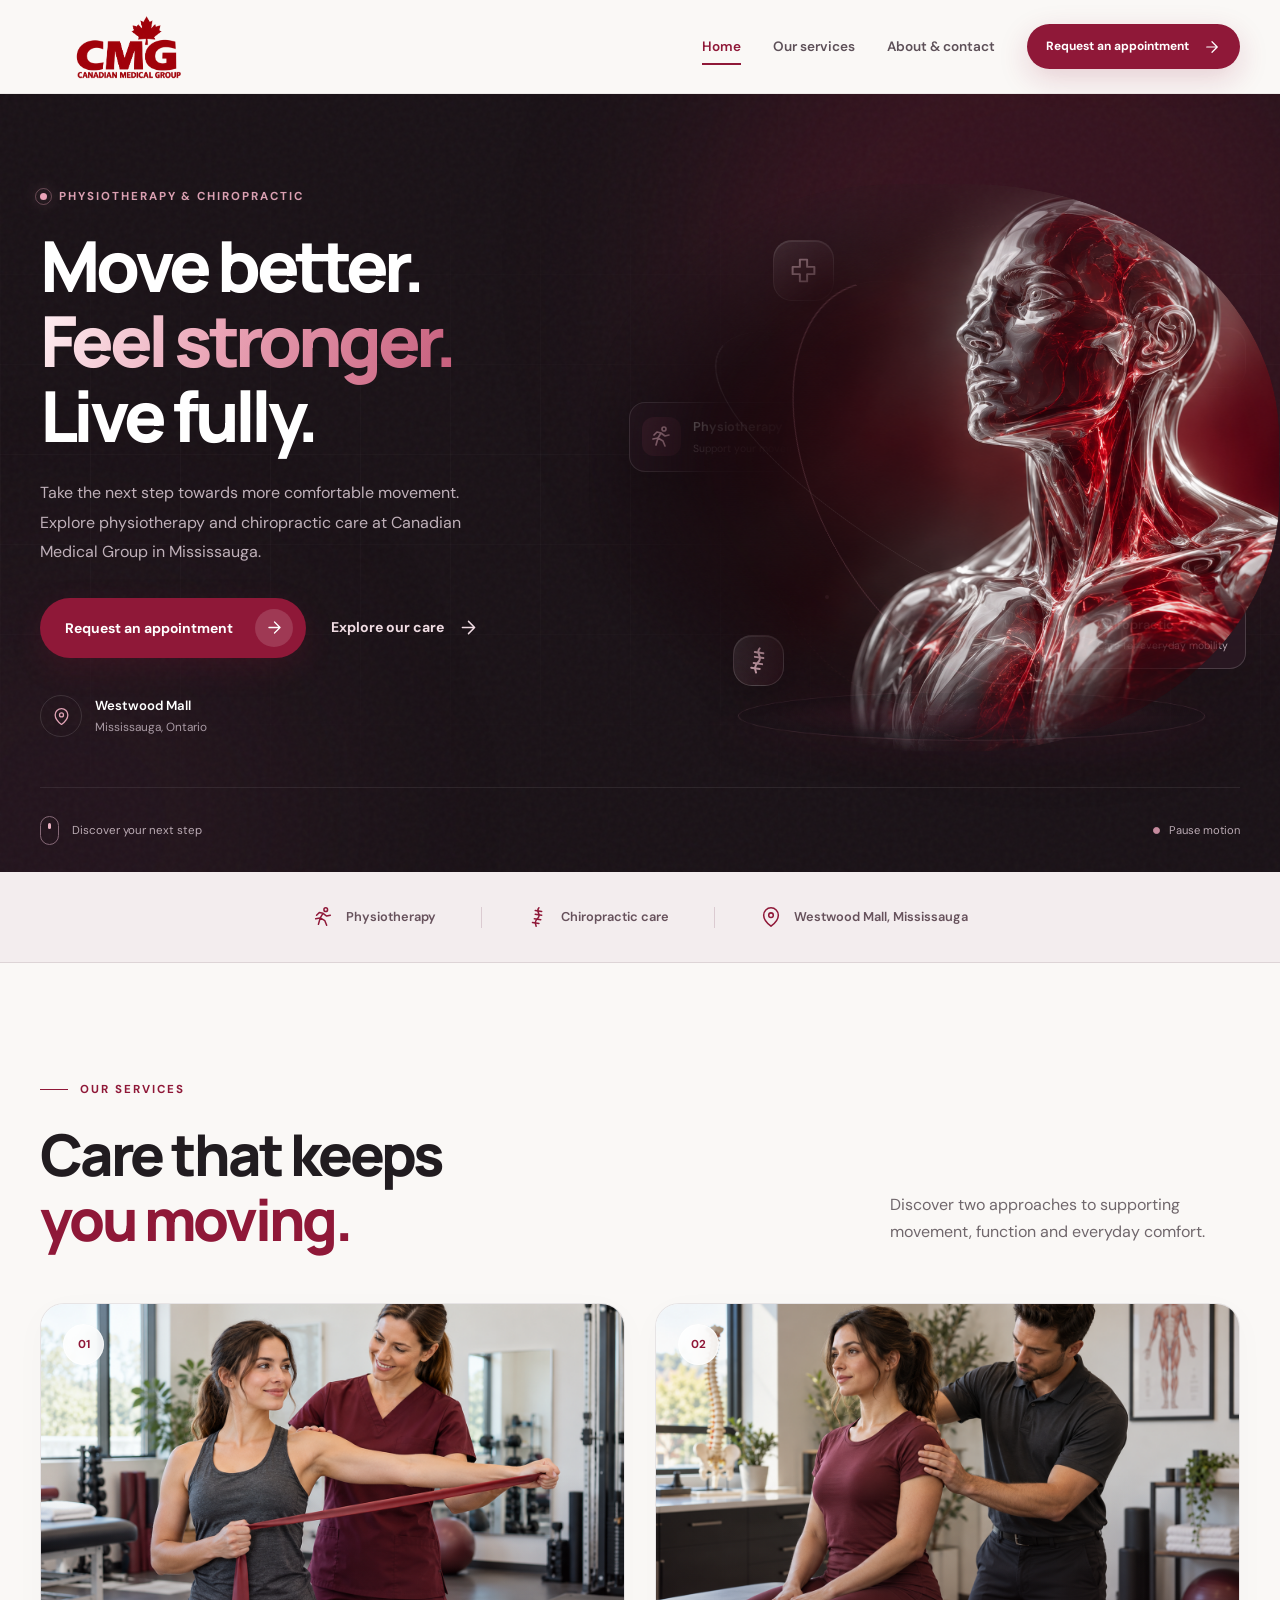
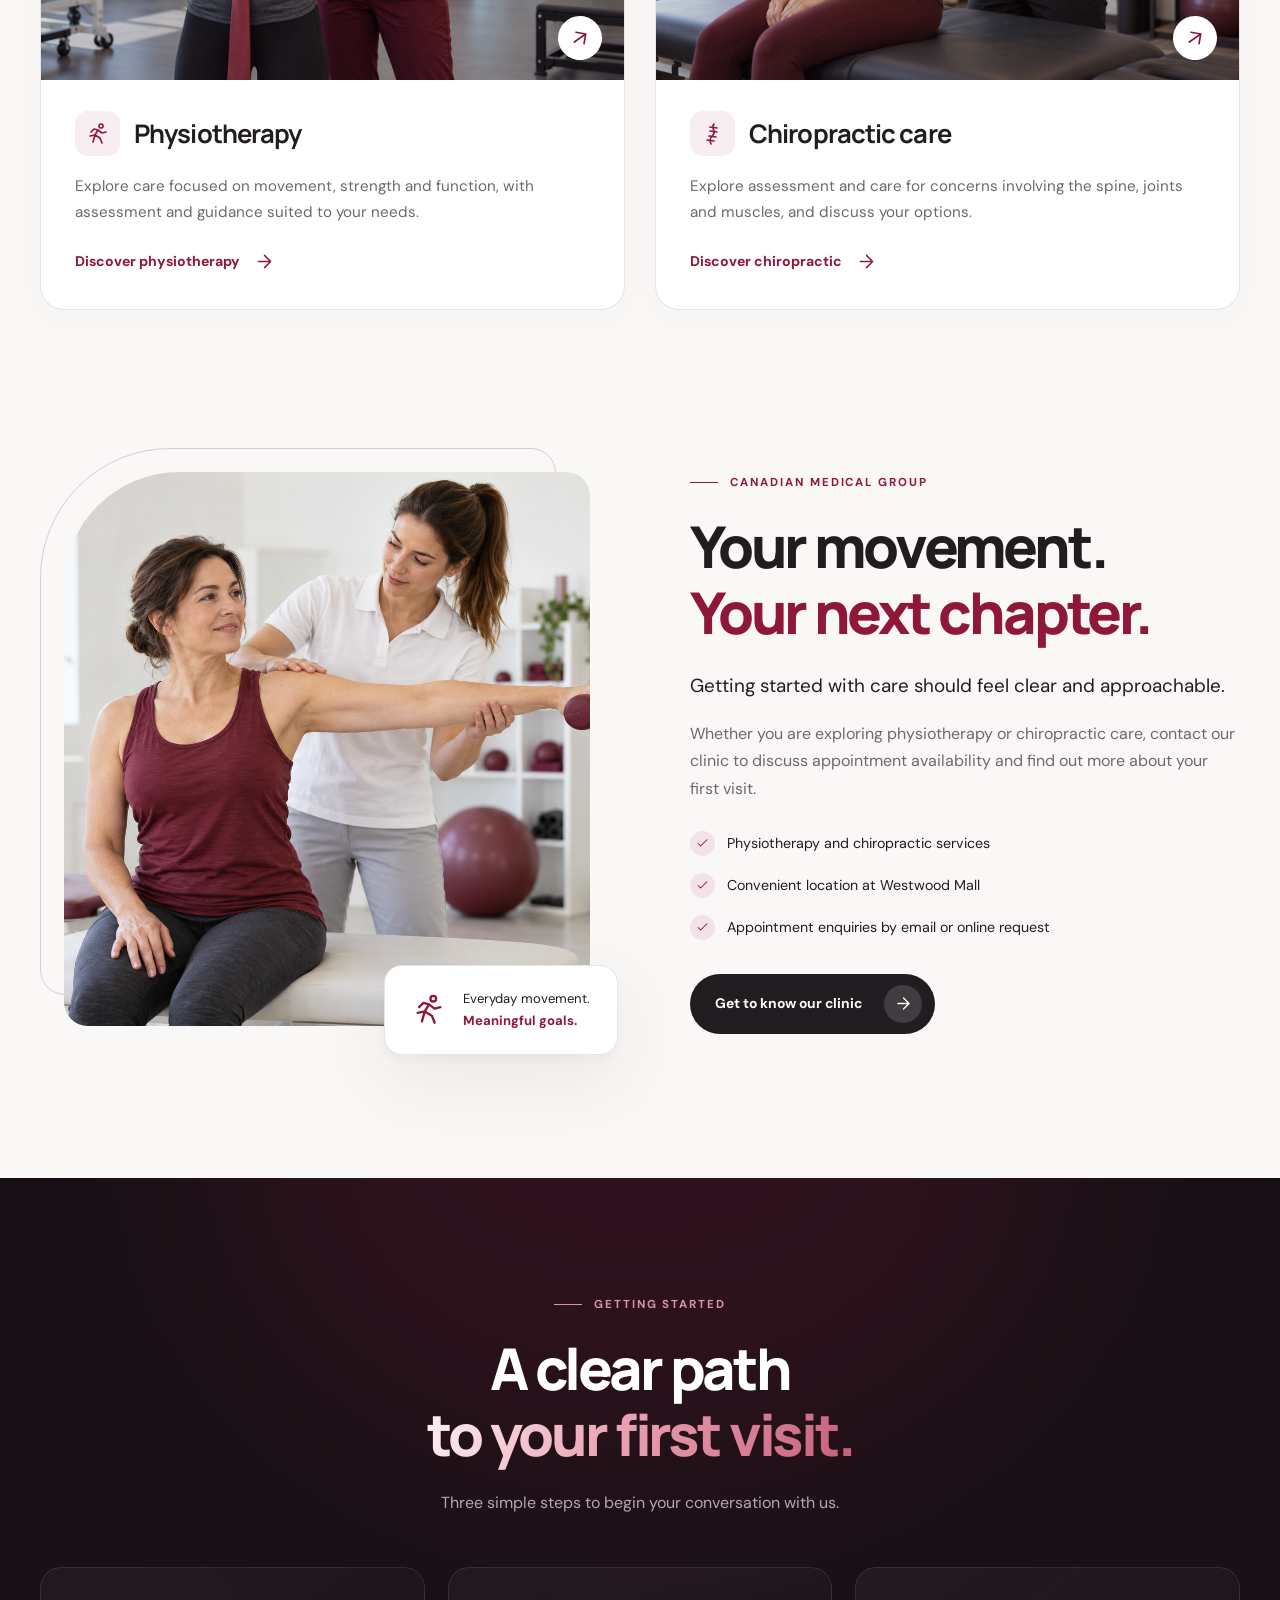
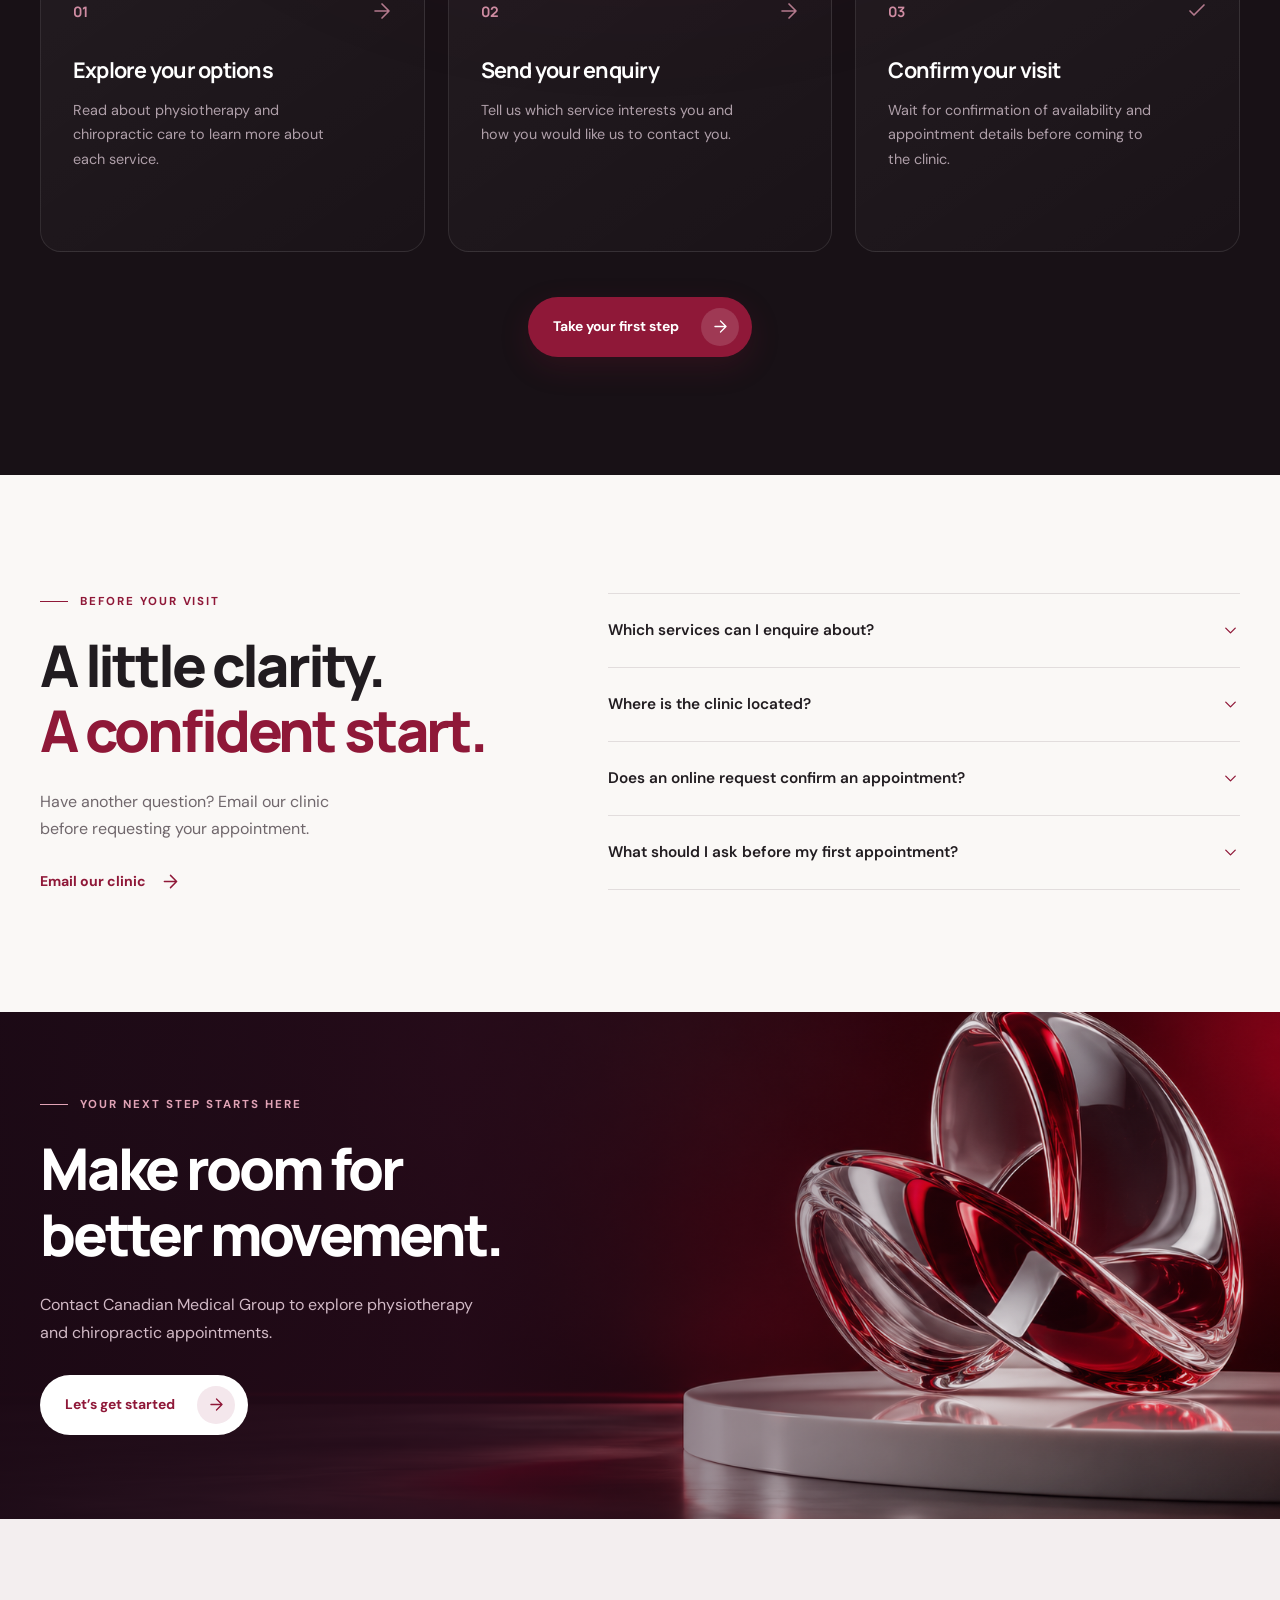
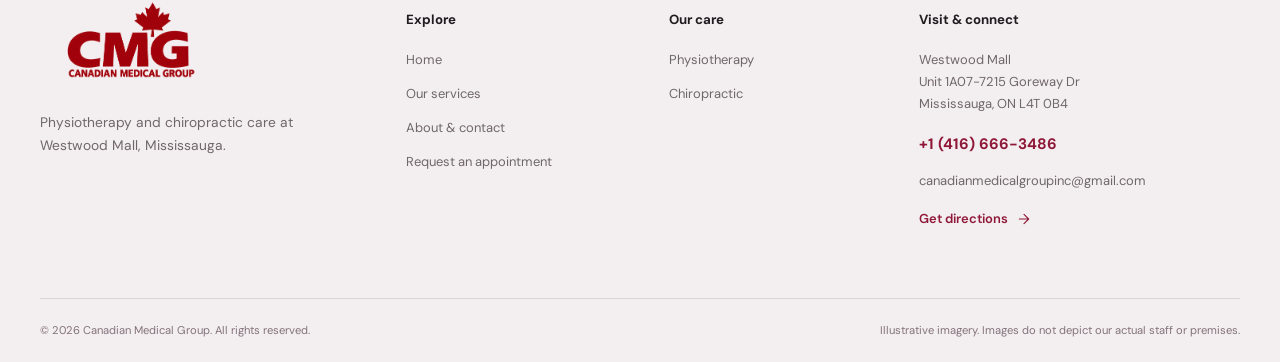
<file: index.html>
<!DOCTYPE html>
<html lang="en">
<head>
  <meta charset="UTF-8">
  <meta name="viewport" content="width=device-width, initial-scale=1">

  <title>Canadian Medical Group | Physiotherapy & Chiropractic</title>

  <meta
    name="description"
    content="Explore physiotherapy and chiropractic care at Canadian Medical Group in Westwood Mall, Mississauga. Contact us to request an appointment."
  >

  <meta name="theme-color" content="#8f1838">

  <link rel="icon" href="Images/logo.png" type="image/png">
  <link rel="stylesheet" href="style.css">
  <script src="script.js" defer></script>
</head>

<body>
  <a class="skip-link" href="#main-content">
    Skip to content
  </a>

  <!-- Shared SVG icons -->
  <svg
    class="icon-definitions"
    xmlns="http://www.w3.org/2000/svg"
    aria-hidden="true"
    width="0"
    height="0"
    style="position:absolute; overflow:hidden"
  >
    <defs>
      <symbol id="icon-arrow" viewBox="0 0 24 24">
        <path d="M5 12h14M12 5l7 7-7 7"/>
      </symbol>

      <symbol id="icon-chevron" viewBox="0 0 24 24">
        <path d="m6 9 6 6 6-6"/>
      </symbol>

      <symbol id="icon-cross" viewBox="0 0 24 24">
        <path d="M9 3h6v6h6v6h-6v6H9v-6H3V9h6z"/>
      </symbol>

      <symbol id="icon-movement" viewBox="0 0 24 24">
        <circle cx="15" cy="4" r="2"/>
        <path d="m12 8 4 3 4-1M12 8l-3 5-5 1M12 8l-4-1-3 3"/>
        <path d="m9 13 5 3 2 5M9 13l-2 7"/>
      </symbol>

      <symbol id="icon-spine" viewBox="0 0 24 24">
        <path d="M13 2c-4 4 3 7-1 11s-3 6-2 9"/>
        <path d="m9 5 7 1M9 9l7 1M8 14l7 1M6 18l7 1"/>
      </symbol>

      <symbol id="icon-location" viewBox="0 0 24 24">
        <path d="M20 10c0 6-8 12-8 12S4 16 4 10a8 8 0 1 1 16 0Z"/>
        <circle cx="12" cy="10" r="2.5"/>
      </symbol>

      <symbol id="icon-mail" viewBox="0 0 24 24">
        <rect x="3" y="5" width="18" height="14" rx="2"/>
        <path d="m3 7 9 6 9-6"/>
      </symbol>

      <symbol id="icon-check" viewBox="0 0 24 24">
        <path d="m5 12 4 4L19 6"/>
      </symbol>

      <symbol id="icon-play" viewBox="0 0 24 24">
        <path d="m9 5 11 7-11 7Z"/>
      </symbol>
    </defs>
  </svg>

  <!-- Decorative cursor: enabled only by JavaScript -->
  <div class="cursor-orbit" aria-hidden="true" hidden>
    <span class="cursor-orbit__ring"></span>
    <span class="cursor-orbit__dot"></span>
    <span class="cursor-orbit__label">Explore</span>
  </div>

  <!-- Opening animation: hidden until JavaScript starts it -->
  <div id="opening-screen" class="opening-screen" aria-hidden="true" hidden>
    <div class="opening-screen__ambient"></div>

    <div class="opening-screen__content">
      <div class="opening-screen__orbit">
        <span></span>
        <span></span>
      </div>

      <div class="opening-screen__logo-wrap">
        <img
          src="Images/logo.png"
          alt=""
          class="opening-screen__logo"
          width="320"
          height="180"
        >
      </div>

      <p class="opening-screen__name">Canadian Medical Group</p>
      <p class="opening-screen__caption">
        Movement. Balance. Care.
      </p>

      <div class="opening-screen__line">
        <span></span>
      </div>
    </div>
  </div>

  <div class="site-shell">

    <!-- Header -->
    <header class="site-header">
      <div class="container header-inner">
        <a class="brand" href="index.html" aria-label="Canadian Medical Group home">
          <img
            class="brand__logo"
            src="Images/logo.png"
            alt="Canadian Medical Group"
            width="220"
            height="100"
          >
        </a>

        <button
          class="menu-toggle"
          type="button"
          aria-controls="primary-navigation"
          aria-expanded="false"
          aria-label="Open navigation"
          hidden
        >
          <span></span>
          <span></span>
        </button>

        <nav
          id="primary-navigation"
          class="primary-navigation"
          aria-label="Main navigation"
        >
          <a class="nav-link is-active" href="index.html" aria-current="page">
            Home
          </a>

          <a class="nav-link" href="services.html">
            Our services
          </a>

          <a class="nav-link" href="about-contact.html">
            About & contact
          </a>

          <a
            class="button button--small button--primary nav-appointment"
            href="about-contact.html#appointment"
          >
            <span>Request an appointment</span>
            <svg class="icon" aria-hidden="true">
              <use href="#icon-arrow"></use>
            </svg>
          </a>
        </nav>
      </div>
    </header>

    <main id="main-content">

      <!-- Cinematic hero -->
      <section class="hero" aria-labelledby="hero-title">
        <div class="hero__background" aria-hidden="true">
          <div class="hero__glow hero__glow--one"></div>
          <div class="hero__glow hero__glow--two"></div>
          <div class="hero__grid"></div>
          <div class="hero__grain"></div>
        </div>

        <div class="container hero__layout">
          <div class="hero__content">
            <p class="eyebrow hero-enter" style="--enter-delay: 0.1s">
              <span class="status-dot" aria-hidden="true"></span>
              Physiotherapy & chiropractic
            </p>

            <h1 id="hero-title" class="hero__title hero-enter" style="--enter-delay: 0.2s">
              Move better.<br>
              <span class="text-gradient">Feel stronger.</span><br>
              Live fully.
            </h1>

            <p class="hero__description hero-enter" style="--enter-delay: 0.3s">
              Take the next step towards more comfortable movement.
              Explore physiotherapy and chiropractic care at
              Canadian Medical Group in Mississauga.
            </p>

            <div class="hero__actions hero-enter" style="--enter-delay: 0.4s">
              <a
                class="button button--primary"
                href="about-contact.html#appointment"
                data-magnetic
              >
                <span>Request an appointment</span>
                <span class="button__icon">
                  <svg class="icon" aria-hidden="true">
                    <use href="#icon-arrow"></use>
                  </svg>
                </span>
              </a>

              <a class="text-link" href="services.html">
                <span>Explore our care</span>
                <svg class="icon" aria-hidden="true">
                  <use href="#icon-arrow"></use>
                </svg>
              </a>
            </div>

            <div class="hero__location hero-enter" style="--enter-delay: 0.5s">
              <span class="hero__location-icon">
                <svg class="icon" aria-hidden="true">
                  <use href="#icon-location"></use>
                </svg>
              </span>

              <div>
                <strong>Westwood Mall</strong>
                <span>Mississauga, Ontario</span>
              </div>
            </div>
          </div>

          <!-- CSS 3D scene with generated artwork -->
          <div class="hero__visual hero-enter" style="--enter-delay: 0.3s">
            <div class="health-scene" data-scene>
              <div class="health-scene__aura" aria-hidden="true"></div>

              <div class="health-scene__orbit health-scene__orbit--one" aria-hidden="true"></div>
              <div class="health-scene__orbit health-scene__orbit--two" aria-hidden="true"></div>
              <div class="health-scene__orbit health-scene__orbit--three" aria-hidden="true"></div>

              <div class="health-scene__artwork">
                <img
                  src="Images/hero-medical.png"
                  alt="Abstract glass sculpture representing the human body"
                  class="health-scene__image"
                  width="1672"
                  height="941"
                  fetchpriority="high"
                  decoding="async"
                >
                <div class="health-scene__image-shade" aria-hidden="true"></div>
              </div>

              <div
                class="floating-symbol floating-symbol--cross"
                aria-hidden="true"
              >
                <svg class="icon">
                  <use href="#icon-cross"></use>
                </svg>
              </div>

              <div
                class="floating-symbol floating-symbol--movement"
                aria-hidden="true"
              >
                <svg class="icon">
                  <use href="#icon-movement"></use>
                </svg>
              </div>

              <div
                class="floating-symbol floating-symbol--spine"
                aria-hidden="true"
              >
                <svg class="icon">
                  <use href="#icon-spine"></use>
                </svg>
              </div>

              <div class="floating-label floating-label--physio" aria-hidden="true">
                <span class="floating-label__icon">
                  <svg class="icon">
                    <use href="#icon-movement"></use>
                  </svg>
                </span>

                <div>
                  <strong>Physiotherapy</strong>
                  <span>Support your movement</span>
                </div>
              </div>

              <div class="floating-label floating-label--chiro" aria-hidden="true">
                <span class="floating-label__icon">
                  <svg class="icon">
                    <use href="#icon-spine"></use>
                  </svg>
                </span>

                <div>
                  <strong>Chiropractic</strong>
                  <span>Care for everyday mobility</span>
                </div>
              </div>

              <span class="scene-particle scene-particle--one" aria-hidden="true"></span>
              <span class="scene-particle scene-particle--two" aria-hidden="true"></span>
              <span class="scene-particle scene-particle--three" aria-hidden="true"></span>

              <div class="health-scene__base" aria-hidden="true"></div>
            </div>
          </div>
        </div>

        <div class="container hero__bottom">
          <a class="scroll-cue" href="#our-services">
            <span class="scroll-cue__mouse" aria-hidden="true">
              <span></span>
            </span>
            <span>Discover your next step</span>
          </a>

          <button
            class="motion-toggle"
            type="button"
            aria-pressed="false"
            hidden
          >
            <span class="motion-toggle__indicator" aria-hidden="true"></span>
            <span class="motion-toggle__text">Pause motion</span>
          </button>
        </div>
      </section>

      <!-- Intro strip -->
      <div class="care-strip">
        <div class="container care-strip__inner">
          <span>
            <svg class="icon" aria-hidden="true">
              <use href="#icon-movement"></use>
            </svg>
            Physiotherapy
          </span>

          <span class="care-strip__divider" aria-hidden="true"></span>

          <span>
            <svg class="icon" aria-hidden="true">
              <use href="#icon-spine"></use>
            </svg>
            Chiropractic care
          </span>

          <span class="care-strip__divider" aria-hidden="true"></span>

          <span>
            <svg class="icon" aria-hidden="true">
              <use href="#icon-location"></use>
            </svg>
            Westwood Mall, Mississauga
          </span>
        </div>
      </div>

      <!-- Services -->
      <section
        id="our-services"
        class="section services-section"
        aria-labelledby="services-title"
      >
        <div class="container">
          <div class="section-heading" data-reveal>
            <div>
              <p class="eyebrow">Our services</p>
              <h2 id="services-title">
                Care that keeps<br>
                <span class="text-burgundy">you moving.</span>
              </h2>
            </div>

            <p class="section-heading__description">
              Discover two approaches to supporting movement,
              function and everyday comfort.
            </p>
          </div>

          <div class="services-grid">

            <article class="service-card" data-reveal data-tilt>
              <a
                class="service-card__image-link"
                href="services.html#physiotherapy"
                aria-label="Explore physiotherapy"
              >
                <img
                  src="Images/physiotherapy-care.png"
                  alt="Illustration of a physiotherapist guiding a resistance band exercise"
                  width="1448"
                  height="1086"
                  loading="lazy"
                  decoding="async"
                >

                <span class="service-card__number" aria-hidden="true">01</span>

                <span class="service-card__image-arrow" aria-hidden="true">
                  <svg class="icon">
                    <use href="#icon-arrow"></use>
                  </svg>
                </span>
              </a>

              <div class="service-card__body">
                <div class="service-card__heading">
                  <span class="service-icon" aria-hidden="true">
                    <svg class="icon">
                      <use href="#icon-movement"></use>
                    </svg>
                  </span>

                  <h3>
                    <a href="services.html#physiotherapy">
                      Physiotherapy
                    </a>
                  </h3>
                </div>

                <p>
                  Explore care focused on movement, strength and function,
                  with assessment and guidance suited to your needs.
                </p>

                <a class="text-link" href="services.html#physiotherapy">
                  <span>Discover physiotherapy</span>
                  <svg class="icon" aria-hidden="true">
                    <use href="#icon-arrow"></use>
                  </svg>
                </a>
              </div>
            </article>

            <article class="service-card" data-reveal data-tilt>
              <a
                class="service-card__image-link"
                href="services.html#chiropractic"
                aria-label="Explore chiropractic care"
              >
                <img
                  src="Images/chiropractic-care.png"
                  alt="Illustration of a chiropractor assessing a patient's shoulder and posture"
                  width="1448"
                  height="1086"
                  loading="lazy"
                  decoding="async"
                >

                <span class="service-card__number" aria-hidden="true">02</span>

                <span class="service-card__image-arrow" aria-hidden="true">
                  <svg class="icon">
                    <use href="#icon-arrow"></use>
                  </svg>
                </span>
              </a>

              <div class="service-card__body">
                <div class="service-card__heading">
                  <span class="service-icon" aria-hidden="true">
                    <svg class="icon">
                      <use href="#icon-spine"></use>
                    </svg>
                  </span>

                  <h3>
                    <a href="services.html#chiropractic">
                      Chiropractic care
                    </a>
                  </h3>
                </div>

                <p>
                  Explore assessment and care for concerns involving
                  the spine, joints and muscles, and discuss your options.
                </p>

                <a class="text-link" href="services.html#chiropractic">
                  <span>Discover chiropractic</span>
                  <svg class="icon" aria-hidden="true">
                    <use href="#icon-arrow"></use>
                  </svg>
                </a>
              </div>
            </article>

          </div>
        </div>
      </section>

      <!-- About preview -->
      <section class="section approach-section" aria-labelledby="approach-title">
        <div class="container approach-layout">

          <div class="approach-visual" data-reveal>
            <div class="approach-visual__outline" aria-hidden="true"></div>

            <div class="approach-visual__image">
              <img
                src="Images/rehabilitation.png"
                alt="Illustration of a therapist supporting a shoulder rehabilitation exercise"
                width="1448"
                height="1086"
                loading="lazy"
                decoding="async"
              >
            </div>

            <div class="approach-visual__badge">
              <svg class="icon" aria-hidden="true">
                <use href="#icon-movement"></use>
              </svg>
              <span>Everyday movement.<br><strong>Meaningful goals.</strong></span>
            </div>
          </div>

          <div class="approach-content" data-reveal>
            <p class="eyebrow">Canadian Medical Group</p>

            <h2 id="approach-title">
              Your movement.<br>
              <span class="text-burgundy">Your next chapter.</span>
            </h2>

            <p class="lead">
              Getting started with care should feel clear and approachable.
            </p>

            <p>
              Whether you are exploring physiotherapy or chiropractic care,
              contact our clinic to discuss appointment availability and
              find out more about your first visit.
            </p>

            <ul class="care-points">
              <li>
                <span class="care-points__icon" aria-hidden="true">
                  <svg class="icon">
                    <use href="#icon-check"></use>
                  </svg>
                </span>
                Physiotherapy and chiropractic services
              </li>

              <li>
                <span class="care-points__icon" aria-hidden="true">
                  <svg class="icon">
                    <use href="#icon-check"></use>
                  </svg>
                </span>
                Convenient location at Westwood Mall
              </li>

              <li>
                <span class="care-points__icon" aria-hidden="true">
                  <svg class="icon">
                    <use href="#icon-check"></use>
                  </svg>
                </span>
                Appointment enquiries by email or online request
              </li>
            </ul>

            <a class="button button--dark" href="about-contact.html">
              <span>Get to know our clinic</span>
              <span class="button__icon">
                <svg class="icon" aria-hidden="true">
                  <use href="#icon-arrow"></use>
                </svg>
              </span>
            </a>
          </div>

        </div>
      </section>

      <!-- Appointment journey -->
      <section class="section journey-section" aria-labelledby="journey-title">
        <div class="journey-section__glow" aria-hidden="true"></div>

        <div class="container">
          <div class="section-heading section-heading--center" data-reveal>
            <p class="eyebrow">Getting started</p>

            <h2 id="journey-title">
              A clear path<br>
              <span class="text-gradient">to your first visit.</span>
            </h2>

            <p>
              Three simple steps to begin your conversation with us.
            </p>
          </div>

          <div class="journey-grid">
            <article class="journey-card" data-reveal>
              <span class="journey-card__number">01</span>

              <h3>Explore your options</h3>

              <p>
                Read about physiotherapy and chiropractic care
                to learn more about each service.
              </p>

              <svg class="journey-card__arrow icon" aria-hidden="true">
                <use href="#icon-arrow"></use>
              </svg>
            </article>

            <article class="journey-card" data-reveal>
              <span class="journey-card__number">02</span>

              <h3>Send your enquiry</h3>

              <p>
                Tell us which service interests you and how
                you would like us to contact you.
              </p>

              <svg class="journey-card__arrow icon" aria-hidden="true">
                <use href="#icon-arrow"></use>
              </svg>
            </article>

            <article class="journey-card" data-reveal>
              <span class="journey-card__number">03</span>

              <h3>Confirm your visit</h3>

              <p>
                Wait for confirmation of availability and
                appointment details before coming to the clinic.
              </p>

              <svg class="journey-card__arrow icon" aria-hidden="true">
                <use href="#icon-check"></use>
              </svg>
            </article>
          </div>

          <div class="section-action" data-reveal>
            <a class="button button--primary" href="about-contact.html#appointment">
              <span>Take your first step</span>
              <span class="button__icon">
                <svg class="icon" aria-hidden="true">
                  <use href="#icon-arrow"></use>
                </svg>
              </span>
            </a>
          </div>
        </div>
      </section>

      <!-- FAQs -->
      <section class="section faq-section" aria-labelledby="faq-title">
        <div class="container faq-layout">
          <div class="faq-intro" data-reveal>
            <p class="eyebrow">Before your visit</p>

            <h2 id="faq-title">
              A little clarity.<br>
              <span class="text-burgundy">A confident start.</span>
            </h2>

            <p>
              Have another question? Email our clinic before
              requesting your appointment.
            </p>

            <a
              class="text-link"
              href="mailto:canadianmedicalgroupinc@gmail.com"
            >
              <span>Email our clinic</span>
              <svg class="icon" aria-hidden="true">
                <use href="#icon-arrow"></use>
              </svg>
            </a>
          </div>

          <div class="faq-list" data-reveal>
            <details class="faq-item">
              <summary>
                <span>Which services can I enquire about?</span>
                <svg class="icon" aria-hidden="true">
                  <use href="#icon-chevron"></use>
                </svg>
              </summary>

              <div class="faq-item__answer">
                <p>
                  You can contact Canadian Medical Group about
                  physiotherapy and chiropractic services.
                  Ask us about availability and your first visit.
                </p>
              </div>
            </details>

            <details class="faq-item">
              <summary>
                <span>Where is the clinic located?</span>
                <svg class="icon" aria-hidden="true">
                  <use href="#icon-chevron"></use>
                </svg>
              </summary>

              <div class="faq-item__answer">
                <p>
                  Find us at Westwood Mall, Unit 1A07-7215 Goreway Dr,
                  Mississauga, ON L4T 0B4.
                </p>
              </div>
            </details>

            <details class="faq-item">
              <summary>
                <span>Does an online request confirm an appointment?</span>
                <svg class="icon" aria-hidden="true">
                  <use href="#icon-chevron"></use>
                </svg>
              </summary>

              <div class="faq-item__answer">
                <p>
                  An online request is an enquiry. Your appointment
                  is confirmed only after the clinic contacts you
                  and agrees on the details.
                </p>
              </div>
            </details>

            <details class="faq-item">
              <summary>
                <span>What should I ask before my first appointment?</span>
                <svg class="icon" aria-hidden="true">
                  <use href="#icon-chevron"></use>
                </svg>
              </summary>

              <div class="faq-item__answer">
                <p>
                  Ask about appointment length, fees, what to bring
                  and any paperwork required. If you plan to use
                  insurance, confirm your coverage and billing
                  arrangements in advance.
                </p>
              </div>
            </details>
          </div>
        </div>
      </section>

      <!-- Contact banner -->
      <section class="contact-cta" aria-labelledby="contact-cta-title">
        <img
          class="contact-cta__background"
          src="Images/contact-banner.png"
          alt=""
          width="1672"
          height="941"
          loading="lazy"
          decoding="async"
        >

        <div class="contact-cta__overlay" aria-hidden="true"></div>

        <div class="container contact-cta__content" data-reveal>
          <p class="eyebrow">Your next step starts here</p>

          <h2 id="contact-cta-title">
            Make room for<br>
            better movement.
          </h2>

          <p>
            Contact Canadian Medical Group to explore
            physiotherapy and chiropractic appointments.
          </p>

          <a
            class="button button--light"
            href="about-contact.html#appointment"
            data-magnetic
          >
            <span>Let’s get started</span>
            <span class="button__icon">
              <svg class="icon" aria-hidden="true">
                <use href="#icon-arrow"></use>
              </svg>
            </span>
          </a>
        </div>
      </section>

    </main>

    <!-- Footer -->
    <footer class="site-footer">
      <div class="container footer-grid">

        <div class="footer-brand">
          <a href="index.html" aria-label="Canadian Medical Group home">
            <span class="footer-brand__logo-wrap">
              <img
                src="Images/logo.png"
                alt="Canadian Medical Group"
                width="220"
                height="100"
                loading="lazy"
              >
            </span>
          </a>

          <p>
            Physiotherapy and chiropractic care
            at Westwood Mall, Mississauga.
          </p>
        </div>

        <div class="footer-column">
          <h2>Explore</h2>

          <a href="index.html">Home</a>
          <a href="services.html">Our services</a>
          <a href="about-contact.html">About & contact</a>
          <a href="about-contact.html#appointment">
            Request an appointment
          </a>
        </div>

        <div class="footer-column">
          <h2>Our care</h2>

          <a href="services.html#physiotherapy">Physiotherapy</a>
          <a href="services.html#chiropractic">Chiropractic</a>
        </div>

        <div class="footer-column footer-contact">
          <h2>Visit & connect</h2>

          <address>
            Westwood Mall<br>
            Unit 1A07-7215 Goreway Dr<br>
            Mississauga, ON L4T 0B4
          </address>

          <a href="mailto:canadianmedicalgroupinc@gmail.com">
            canadianmedicalgroupinc@gmail.com
          </a>

          <a
            href="https://www.google.com/maps/search/?api=1&query=Westwood+Mall+Unit+1A07+7215+Goreway+Dr+Mississauga+ON+L4T+0B4"
            target="_blank"
            rel="noopener noreferrer"
          >
            Get directions
            <svg class="icon" aria-hidden="true">
              <use href="#icon-arrow"></use>
            </svg>
          </a>
        </div>

      </div>

      <div class="container footer-bottom">
        <p>
          © <span data-current-year>2026</span>
          Canadian Medical Group. All rights reserved.
        </p>

        <p class="footer-image-note">
          Illustrative imagery. Images do not depict our actual staff or premises.
        </p>
      </div>
    </footer>

  </div>

  <a
    class="back-to-top"
    href="#main-content"
    aria-label="Back to top"
    hidden
  >
    <svg class="icon" aria-hidden="true">
      <use href="#icon-arrow"></use>
    </svg>
  </a>
</body>
</html>
</file>
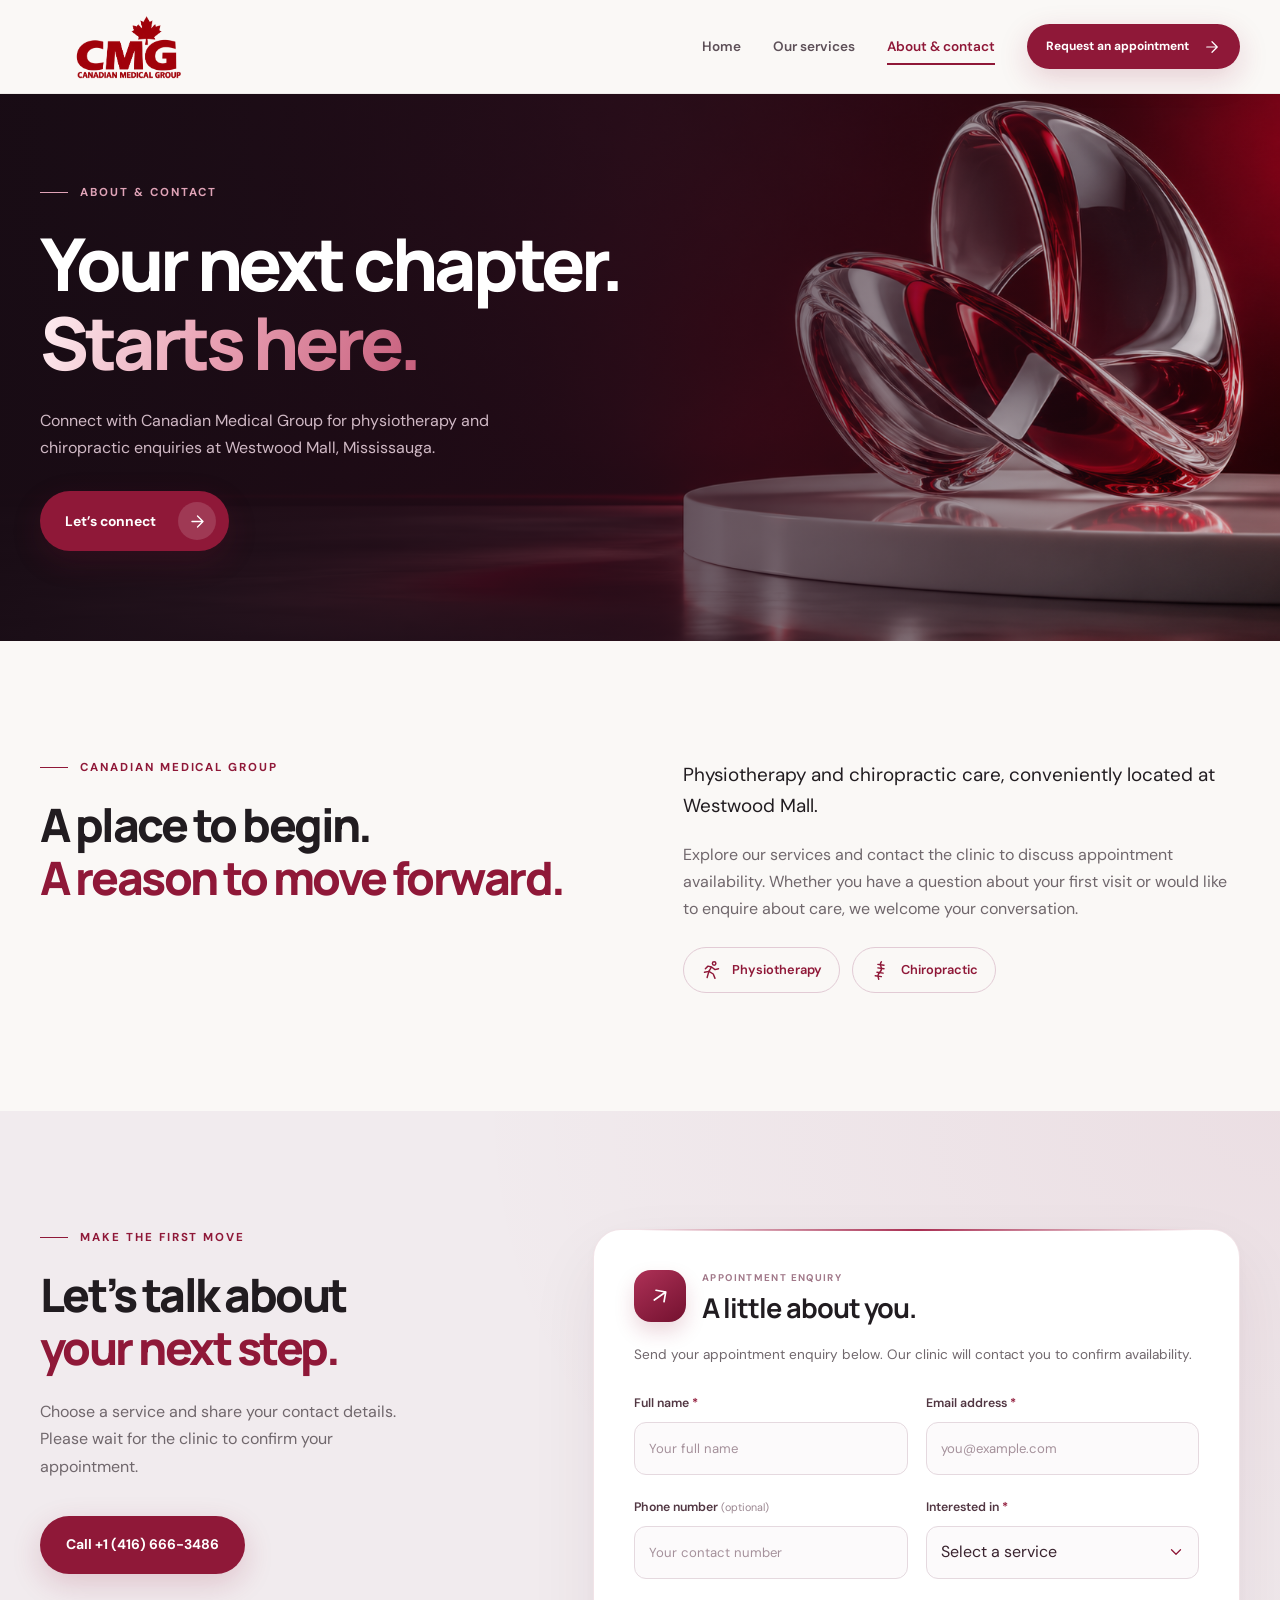
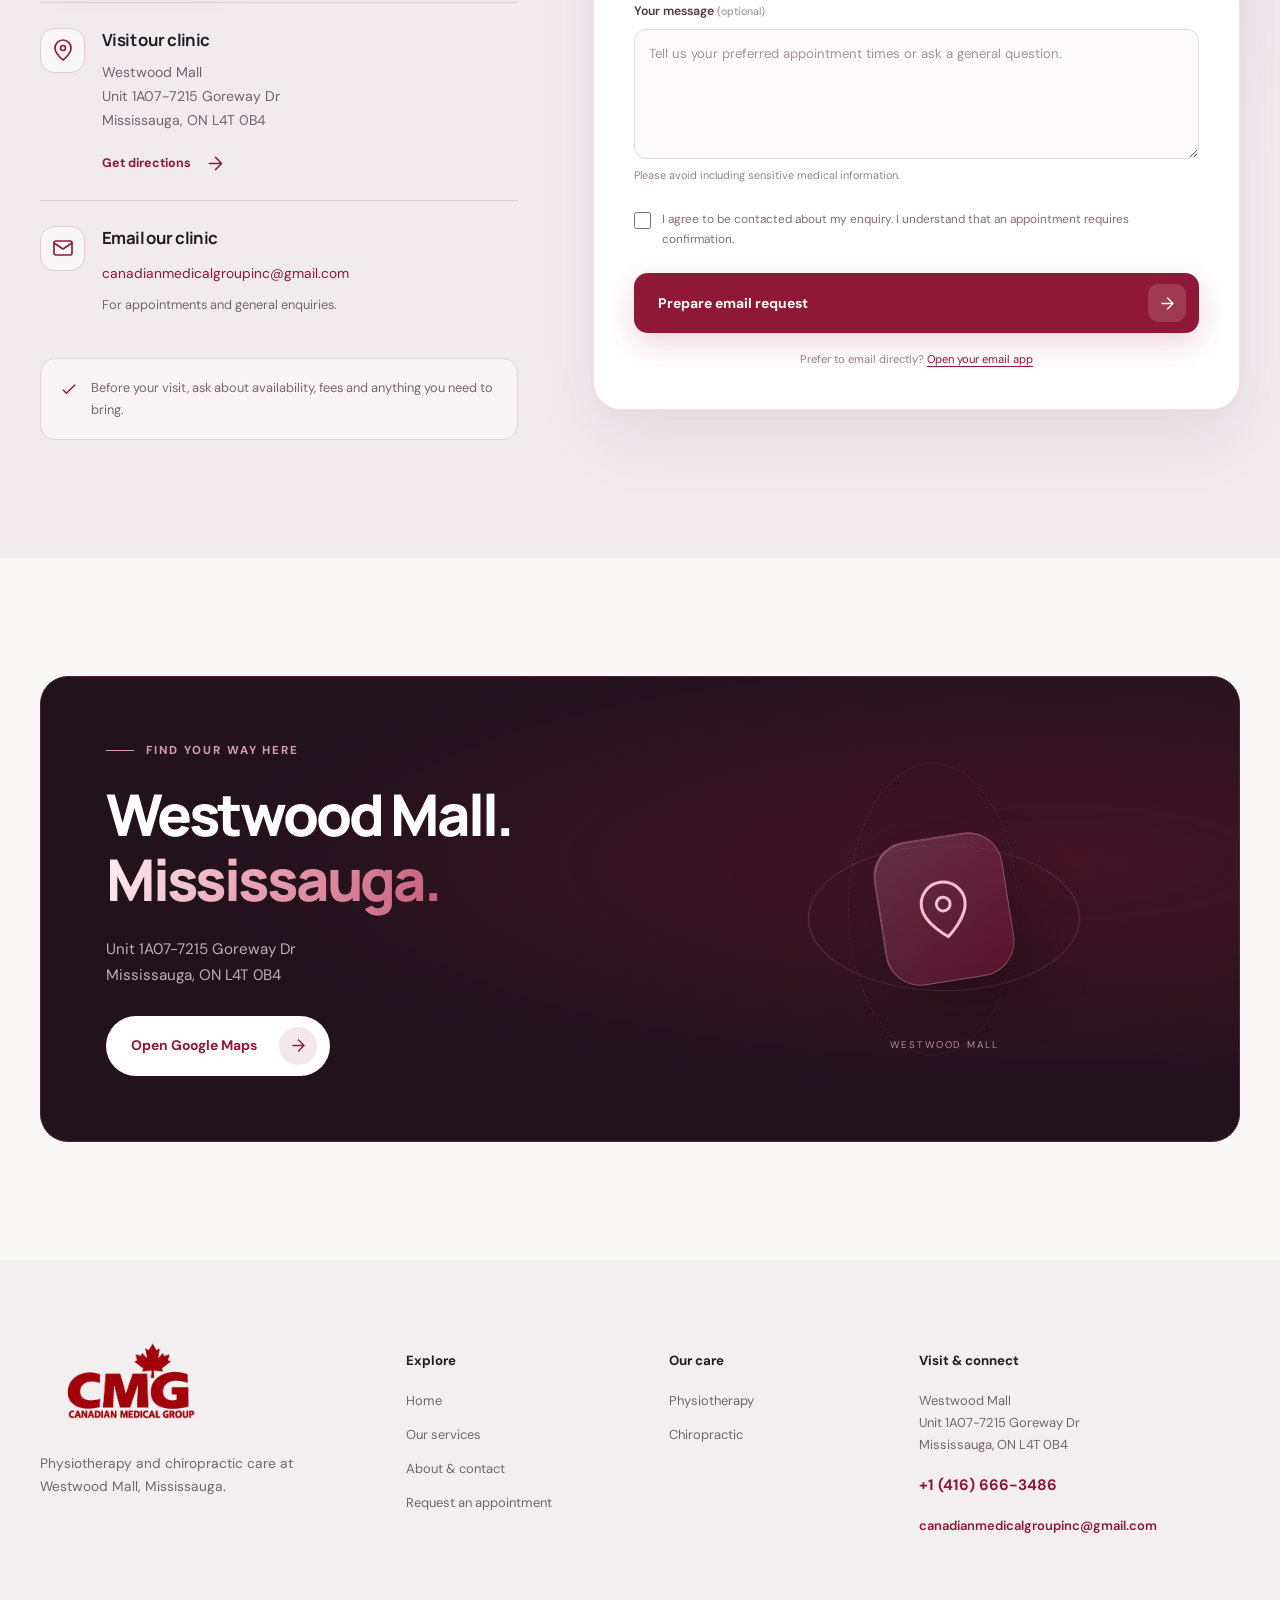
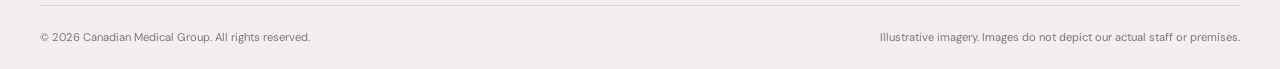
<file: about-contact.html>
<!DOCTYPE html>
<html lang="en">
<head>
  <meta charset="UTF-8">
  <meta name="viewport" content="width=device-width, initial-scale=1">

  <title>About & Contact | Canadian Medical Group</title>

  <meta
    name="description"
    content="Contact Canadian Medical Group at Westwood Mall, Mississauga, to enquire about physiotherapy and chiropractic appointments."
  >

  <meta name="theme-color" content="#8f1838">

  <link rel="icon" href="Images/logo.png" type="image/png">
  <link rel="stylesheet" href="style.css">
  <script src="script.js" defer></script>
</head>

<body class="cmg-contact-page">
  <a class="skip-link" href="#main-content">Skip to content</a>

  <svg
    xmlns="http://www.w3.org/2000/svg"
    aria-hidden="true"
    width="0"
    height="0"
    style="position:absolute;overflow:hidden"
  >
    <defs>
      <symbol id="icon-arrow" viewBox="0 0 24 24">
        <path d="M5 12h14M12 5l7 7-7 7"/>
      </symbol>

      <symbol id="icon-location" viewBox="0 0 24 24">
        <path d="M20 10c0 6-8 12-8 12S4 16 4 10a8 8 0 1 1 16 0Z"/>
        <circle cx="12" cy="10" r="2.5"/>
      </symbol>

      <symbol id="icon-mail" viewBox="0 0 24 24">
        <rect x="3" y="5" width="18" height="14" rx="2"/>
        <path d="m3 7 9 6 9-6"/>
      </symbol>

      <symbol id="icon-movement" viewBox="0 0 24 24">
        <circle cx="15" cy="4" r="2"/>
        <path d="m12 8 4 3 4-1M12 8l-3 5-5 1M12 8l-4-1-3 3"/>
        <path d="m9 13 5 3 2 5M9 13l-2 7"/>
      </symbol>

      <symbol id="icon-spine" viewBox="0 0 24 24">
        <path d="M13 2c-4 4 3 7-1 11s-3 6-2 9"/>
        <path d="m9 5 7 1M9 9l7 1M8 14l7 1M6 18l7 1"/>
      </symbol>

      <symbol id="icon-check" viewBox="0 0 24 24">
        <path d="m5 12 4 4L19 6"/>
      </symbol>
    </defs>
  </svg>

  <div class="cursor-orbit" aria-hidden="true" hidden>
    <span class="cursor-orbit__ring"></span>
    <span class="cursor-orbit__dot"></span>
    <span class="cursor-orbit__label">Explore</span>
  </div>

  <div class="site-shell">
    <header class="site-header">
      <div class="container header-inner">
        <a class="brand" href="index.html" aria-label="Canadian Medical Group home">
          <img
            class="brand__logo"
            src="Images/logo.png"
            alt="Canadian Medical Group"
            width="220"
            height="100"
          >
        </a>

        <button
          class="menu-toggle"
          type="button"
          aria-controls="primary-navigation"
          aria-expanded="false"
          aria-label="Open navigation"
          hidden
        >
          <span></span>
          <span></span>
        </button>

        <nav
          id="primary-navigation"
          class="primary-navigation"
          aria-label="Main navigation"
        >
          <a class="nav-link" href="index.html">Home</a>
          <a class="nav-link" href="services.html">Our services</a>

          <a
            class="nav-link is-active"
            href="about-contact.html"
            aria-current="page"
          >
            About & contact
          </a>

          <a
            class="button button--small button--primary nav-appointment"
            href="#appointment"
          >
            <span>Request an appointment</span>
            <svg class="icon" aria-hidden="true">
              <use href="#icon-arrow"></use>
            </svg>
          </a>
        </nav>
      </div>
    </header>

    <main id="main-content">

      <!-- PAGE HEADER -->
      <section class="ct-hero" aria-labelledby="contact-heading">
        <img
          class="ct-hero__image"
          src="Images/contact-banner.png"
          alt=""
          width="1672"
          height="941"
          fetchpriority="high"
        >

        <div class="ct-hero__overlay" aria-hidden="true"></div>

        <div class="container ct-hero__content">
          <p class="eyebrow">About & contact</p>

          <h1 id="contact-heading">
            Your next chapter.<br>
            <span class="text-gradient">Starts here.</span>
          </h1>

          <p>
            Connect with Canadian Medical Group for
            physiotherapy and chiropractic enquiries
            at Westwood Mall, Mississauga.
          </p>

          <a class="button button--primary" href="#appointment">
            <span>Let’s connect</span>
            <span class="button__icon">
              <svg class="icon" aria-hidden="true">
                <use href="#icon-arrow"></use>
              </svg>
            </span>
          </a>
        </div>
      </section>

      <!-- ABOUT -->
      <section class="section ct-about" aria-labelledby="about-heading">
        <div class="container ct-about__layout">
          <div data-reveal>
            <p class="eyebrow">Canadian Medical Group</p>

            <h2 id="about-heading">
              A place to begin.<br>
              <span class="text-burgundy">A reason to move forward.</span>
            </h2>
          </div>

          <div class="ct-about__copy" data-reveal>
            <p class="lead">
              Physiotherapy and chiropractic care,
              conveniently located at Westwood Mall.
            </p>

            <p>
              Explore our services and contact the clinic
              to discuss appointment availability. Whether
              you have a question about your first visit or
              would like to enquire about care, we welcome
              your conversation.
            </p>

            <div class="ct-about__services">
              <a href="services.html#physiotherapy">
                <svg class="icon" aria-hidden="true">
                  <use href="#icon-movement"></use>
                </svg>
                Physiotherapy
              </a>

              <a href="services.html#chiropractic">
                <svg class="icon" aria-hidden="true">
                  <use href="#icon-spine"></use>
                </svg>
                Chiropractic
              </a>
            </div>
          </div>
        </div>
      </section>

      <!-- APPOINTMENT -->
      <section
        id="appointment"
        class="ct-appointment section"
        aria-labelledby="appointment-heading"
      >
        <div class="container ct-appointment__layout">

          <div class="ct-contact-info" data-reveal>
            <p class="eyebrow">Make the first move</p>

            <h2 id="appointment-heading">
              Let’s talk about<br>
              <span class="text-burgundy">your next step.</span>
            </h2>

            <p class="ct-contact-info__intro">
              Choose a service and share your contact details.
              Please wait for the clinic to confirm your appointment.
            </p>

            <div class="ct-contact-card">
              <span class="ct-contact-card__icon" aria-hidden="true">
                <svg class="icon">
                  <use href="#icon-location"></use>
                </svg>
              </span>

              <div>
                <h3>Visit our clinic</h3>

                <address>
                  Westwood Mall<br>
                  Unit 1A07-7215 Goreway Dr<br>
                  Mississauga, ON L4T 0B4
                </address>

                <a
                  class="text-link"
                  href="https://www.google.com/maps/search/?api=1&query=Westwood+Mall+Unit+1A07+7215+Goreway+Dr+Mississauga+ON+L4T+0B4"
                  target="_blank"
                  rel="noopener noreferrer"
                >
                  <span>Get directions</span>
                  <svg class="icon" aria-hidden="true">
                    <use href="#icon-arrow"></use>
                  </svg>
                </a>
              </div>
            </div>

            <div class="ct-contact-card">
              <span class="ct-contact-card__icon" aria-hidden="true">
                <svg class="icon">
                  <use href="#icon-mail"></use>
                </svg>
              </span>

              <div>
                <h3>Email our clinic</h3>

                <a
                  class="ct-contact-card__email"
                  href="mailto:canadianmedicalgroupinc@gmail.com"
                >
                  canadianmedicalgroupinc@gmail.com
                </a>

                <p>For appointments and general enquiries.</p>
              </div>
            </div>

            <div class="ct-visit-note">
              <svg class="icon" aria-hidden="true">
                <use href="#icon-check"></use>
              </svg>

              <p>
                Before your visit, ask about availability,
                fees and anything you need to bring.
              </p>
            </div>
          </div>

          <!--
            Email draft mode.
            A dedicated form endpoint can be connected later.
          -->
          <div class="ct-form-panel" data-reveal>
            <div class="ct-form-panel__top">
              <span class="ct-form-panel__icon" aria-hidden="true">
                <svg class="icon">
                  <use href="#icon-arrow"></use>
                </svg>
              </span>

              <div>
                <p class="ct-form-panel__eyebrow">Appointment enquiry</p>
                <h3>A little about you.</h3>
              </div>
            </div>

           <p class="ct-form-panel__description" id="appointment-form-note">
  Send your appointment enquiry below.
  Our clinic will contact you to confirm availability.
</p>

            <form
  id="cmg-appointment-form"
  class="ct-form"
  action="https://formspree.io/f/xdeavzbb"
  method="POST"
  aria-describedby="appointment-form-note"
>
              <div class="ct-form__grid">
                <div class="ct-field">
                  <label for="cmg-name">
                    Full name <span aria-hidden="true">*</span>
                  </label>

                  <input
                    id="cmg-name"
                    name="full-name"
                    type="text"
                    autocomplete="name"
                    placeholder="Your full name"
                    maxlength="100"
                    required
                  >
                </div>

                <div class="ct-field">
                  <label for="cmg-email">
                    Email address <span aria-hidden="true">*</span>
                  </label>

                  <input
                    id="cmg-email"
                    name="email"
                    type="email"
                    autocomplete="email"
                    placeholder="you@example.com"
                    maxlength="160"
                    required
                  >
                </div>

                <div class="ct-field">
                  <label for="cmg-phone">
                    Phone number <span class="ct-optional">(optional)</span>
                  </label>

                  <input
                    id="cmg-phone"
                    name="phone"
                    type="tel"
                    autocomplete="tel"
                    placeholder="Your contact number"
                    maxlength="35"
                  >
                </div>

                <div class="ct-field">
                  <label for="cmg-service">
                    Interested in <span aria-hidden="true">*</span>
                  </label>

                  <select id="cmg-service" name="service" required>
                    <option value="" disabled selected>Select a service</option>
                    <option value="Physiotherapy">Physiotherapy</option>
                    <option value="Chiropractic">Chiropractic</option>
                    <option value="General enquiry">General enquiry</option>
                  </select>
                </div>

                <div class="ct-field ct-field--full">
                  <label for="cmg-message">
                    Your message <span class="ct-optional">(optional)</span>
                  </label>

                  <textarea
                    id="cmg-message"
                    name="message"
                    rows="4"
                    maxlength="1200"
                    placeholder="Tell us your preferred appointment times or ask a general question."
                    aria-describedby="cmg-message-help"
                  ></textarea>

                  <p class="ct-field__help" id="cmg-message-help">
                    Please avoid including sensitive medical information.
                  </p>
                </div>
              </div>

              <label class="ct-consent" for="cmg-consent">
                <input
                  id="cmg-consent"
                  name="contact-consent"
                  type="checkbox"
                  required
                >

                <span>
                  I agree to be contacted about my enquiry.
                  I understand that an appointment requires confirmation.
                </span>
              </label>

              <button class="button button--primary ct-form__submit" type="submit">
                <span>Prepare email request</span>

                <span class="button__icon">
                  <svg class="icon" aria-hidden="true">
                    <use href="#icon-arrow"></use>
                  </svg>
                </span>
              </button>

              <p
                id="cmg-form-status"
                class="ct-form__status"
                role="status"
                aria-live="polite"
                aria-atomic="true"
              ></p>

              <p class="ct-form__fallback">
                Prefer to email directly?
                <a href="mailto:canadianmedicalgroupinc@gmail.com">
                  Open your email app
                </a>
              </p>
            </form>
          </div>
        </div>
      </section>

      <!-- LOCATION -->
      <section class="section ct-location" aria-labelledby="location-heading">
        <div class="container">
          <div class="ct-location__panel" data-reveal>
            <div class="ct-location__content">
              <p class="eyebrow">Find your way here</p>

              <h2 id="location-heading">
                Westwood Mall.<br>
                <span class="text-gradient">Mississauga.</span>
              </h2>

              <address>
                Unit 1A07-7215 Goreway Dr<br>
                Mississauga, ON L4T 0B4
              </address>

              <a
                class="button button--light"
                href="https://www.google.com/maps/search/?api=1&query=Westwood+Mall+Unit+1A07+7215+Goreway+Dr+Mississauga+ON+L4T+0B4"
                target="_blank"
                rel="noopener noreferrer"
              >
                <span>Open Google Maps</span>
                <span class="button__icon">
                  <svg class="icon" aria-hidden="true">
                    <use href="#icon-arrow"></use>
                  </svg>
                </span>
              </a>
            </div>

            <div class="ct-location__art" aria-hidden="true">
              <span class="ct-location__orbit"></span>
              <span class="ct-location__orbit"></span>

              <div class="ct-location__pin">
                <svg class="icon">
                  <use href="#icon-location"></use>
                </svg>
              </div>

              <span class="ct-location__label">WESTWOOD MALL</span>
            </div>
          </div>
        </div>
      </section>

    </main>

    <footer class="site-footer">
      <div class="container footer-grid">
        <div class="footer-brand">
          <a href="index.html" aria-label="Canadian Medical Group home">
            <span class="footer-brand__logo-wrap">
              <img
                src="Images/logo.png"
                alt="Canadian Medical Group"
                width="220"
                height="100"
                loading="lazy"
              >
            </span>
          </a>

          <p>
            Physiotherapy and chiropractic care
            at Westwood Mall, Mississauga.
          </p>
        </div>

        <div class="footer-column">
          <h2>Explore</h2>
          <a href="index.html">Home</a>
          <a href="services.html">Our services</a>
          <a href="about-contact.html">About & contact</a>
          <a href="#appointment">Request an appointment</a>
        </div>

        <div class="footer-column">
          <h2>Our care</h2>
          <a href="services.html#physiotherapy">Physiotherapy</a>
          <a href="services.html#chiropractic">Chiropractic</a>
        </div>

        <div class="footer-column footer-contact">
          <h2>Visit & connect</h2>

          <address>
            Westwood Mall<br>
            Unit 1A07-7215 Goreway Dr<br>
            Mississauga, ON L4T 0B4
          </address>

          <a href="mailto:canadianmedicalgroupinc@gmail.com">
            canadianmedicalgroupinc@gmail.com
          </a>
        </div>
      </div>

      <div class="container footer-bottom">
        <p>
          © <span data-current-year>2026</span>
          Canadian Medical Group. All rights reserved.
        </p>

        <p class="footer-image-note">
          Illustrative imagery. Images do not depict our actual staff or premises.
        </p>
      </div>
    </footer>
  </div>

  <a class="back-to-top" href="#main-content" aria-label="Back to top" hidden>
    <svg class="icon" aria-hidden="true">
      <use href="#icon-arrow"></use>
    </svg>
  </a>
</body>
</html>
</file>
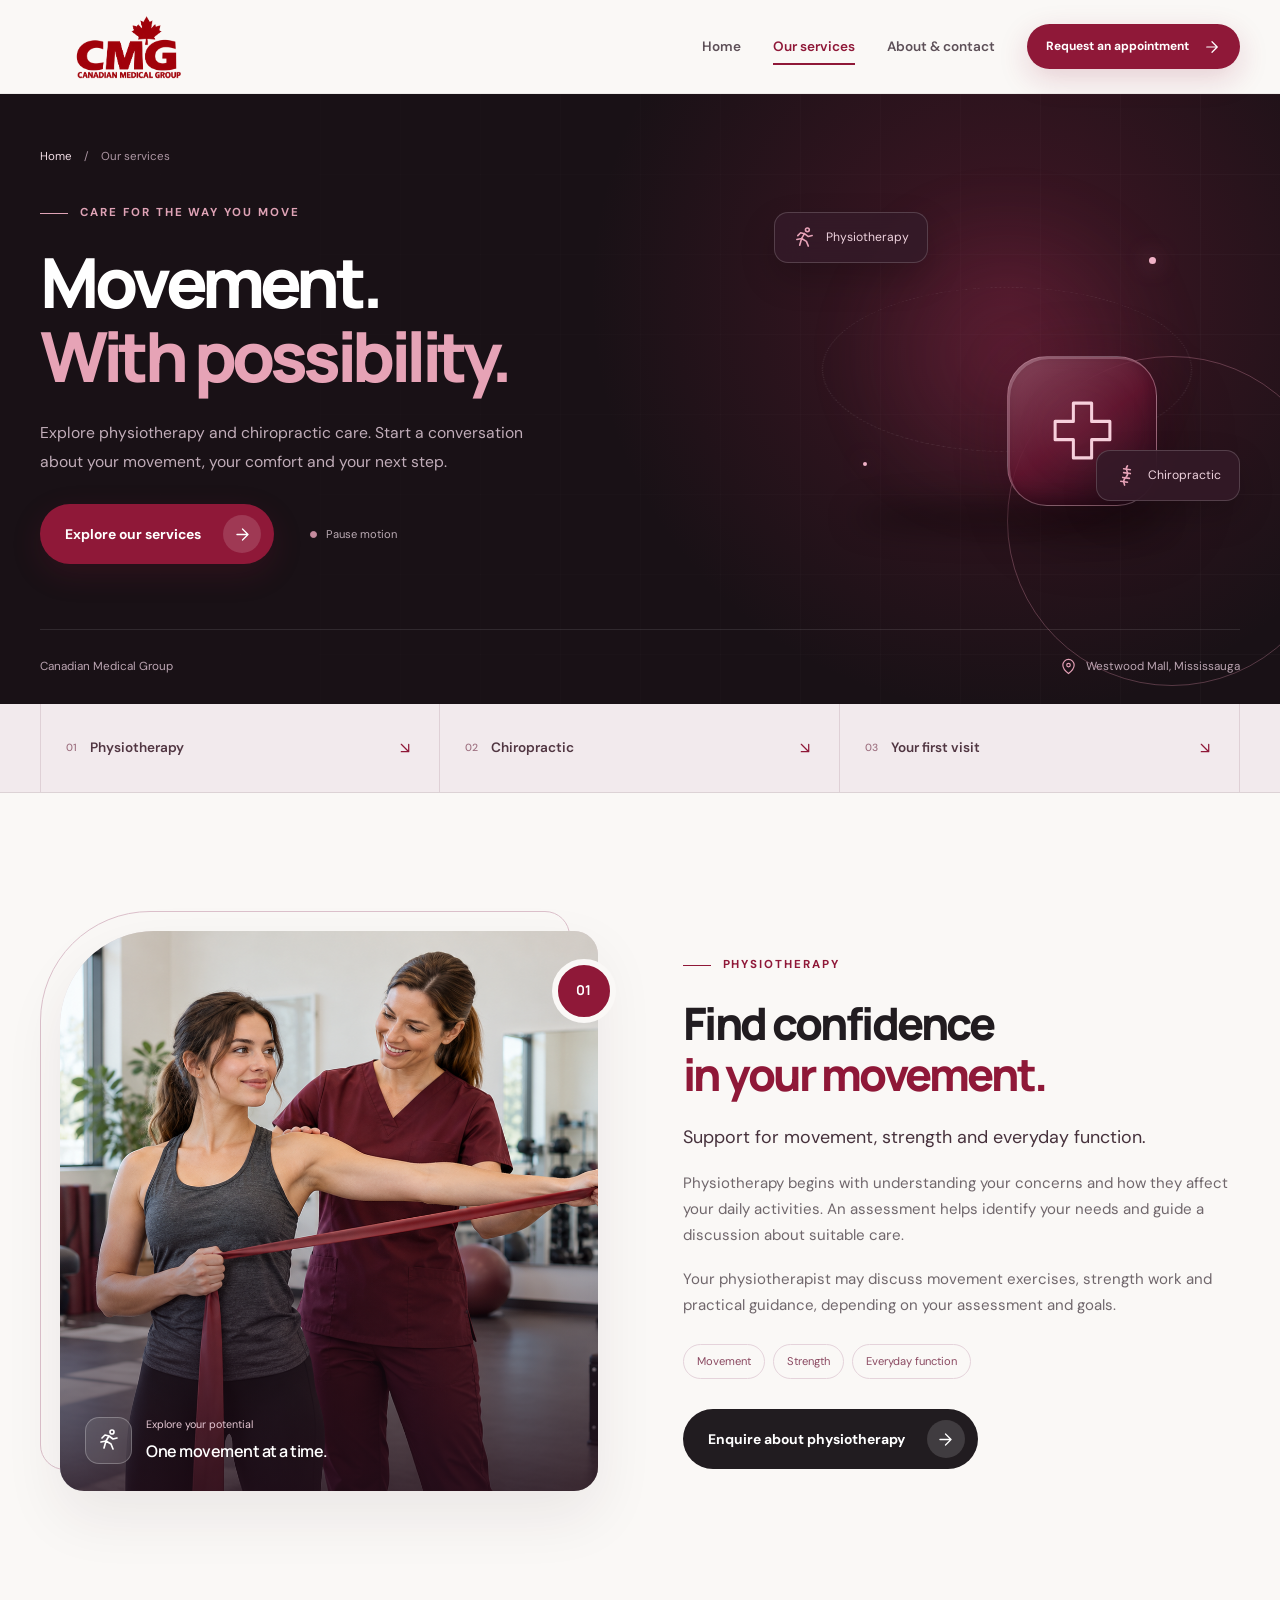
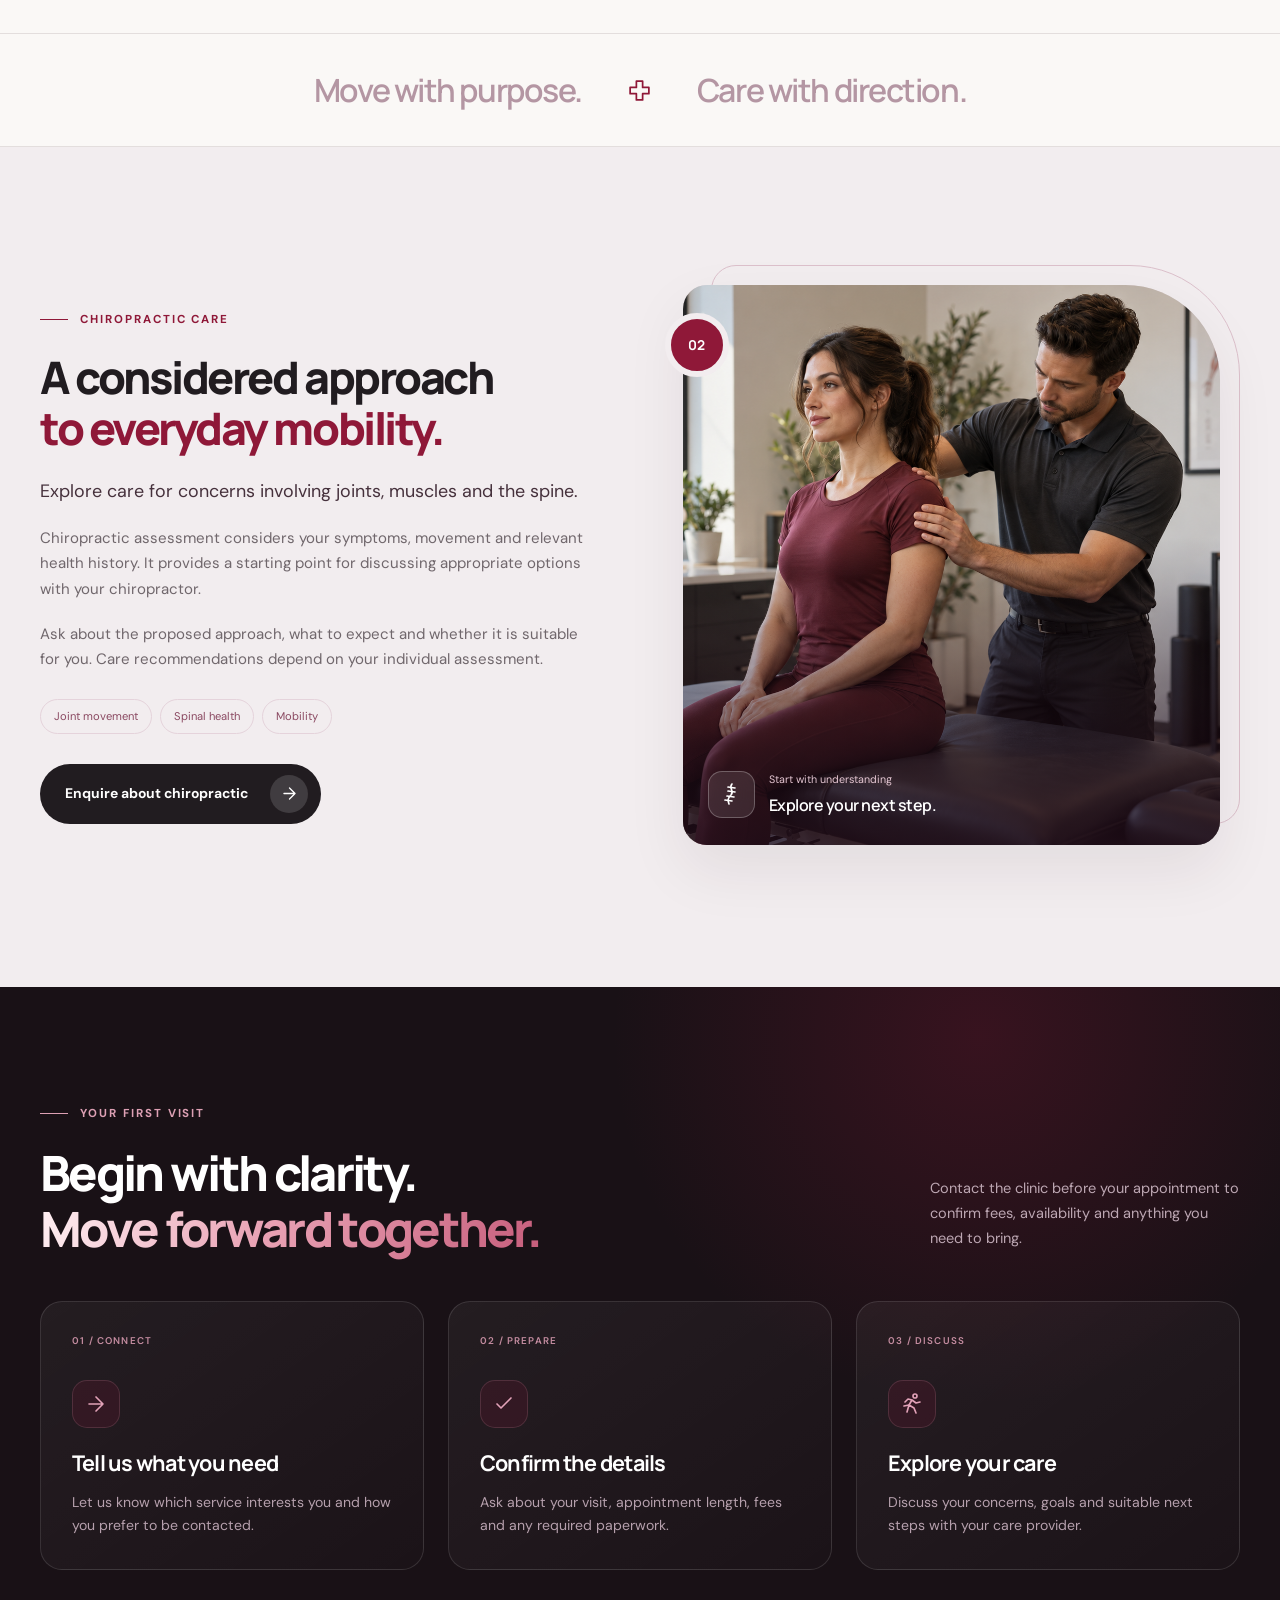
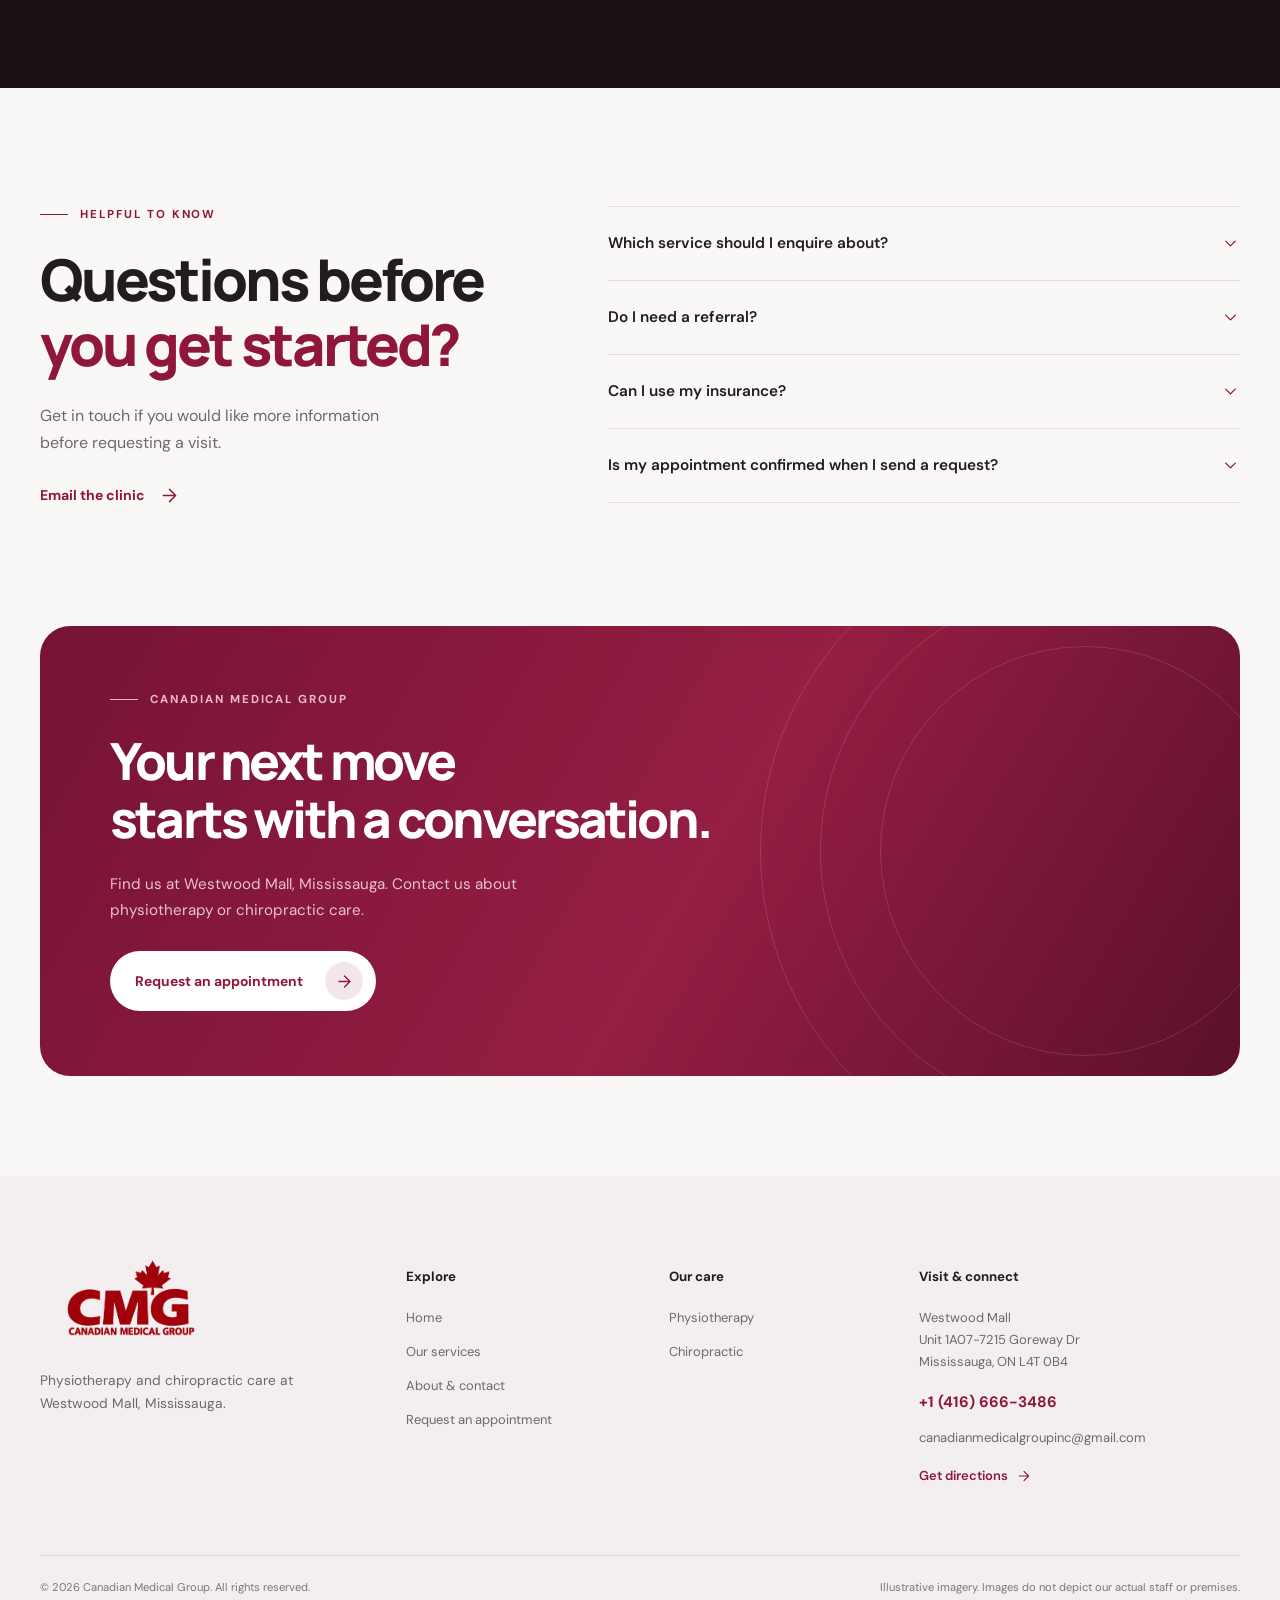
<file: services.html>
<!DOCTYPE html>
<html lang="en">
<head>
  <meta charset="UTF-8">
  <meta name="viewport" content="width=device-width, initial-scale=1">

  <title>Physiotherapy & Chiropractic | Canadian Medical Group</title>

  <meta
    name="description"
    content="Explore physiotherapy and chiropractic services at Canadian Medical Group, Westwood Mall, Mississauga. Contact our clinic about appointment availability."
  >

  <meta name="theme-color" content="#8f1838">

  <link rel="icon" href="Images/logo.png" type="image/png">
  <link rel="stylesheet" href="style.css">
  <script src="script.js" defer></script>
</head>

<body class="cmg-services-page">
  <a class="skip-link" href="#main-content">
    Skip to content
  </a>

  <svg
    xmlns="http://www.w3.org/2000/svg"
    aria-hidden="true"
    width="0"
    height="0"
    style="position:absolute;overflow:hidden"
  >
    <defs>
      <symbol id="icon-arrow" viewBox="0 0 24 24">
        <path d="M5 12h14M12 5l7 7-7 7"/>
      </symbol>

      <symbol id="icon-check" viewBox="0 0 24 24">
        <path d="m5 12 4 4L19 6"/>
      </symbol>

      <symbol id="icon-chevron" viewBox="0 0 24 24">
        <path d="m6 9 6 6 6-6"/>
      </symbol>

      <symbol id="icon-cross" viewBox="0 0 24 24">
        <path d="M9 3h6v6h6v6h-6v6H9v-6H3V9h6z"/>
      </symbol>

      <symbol id="icon-movement" viewBox="0 0 24 24">
        <circle cx="15" cy="4" r="2"/>
        <path d="m12 8 4 3 4-1M12 8l-3 5-5 1M12 8l-4-1-3 3"/>
        <path d="m9 13 5 3 2 5M9 13l-2 7"/>
      </symbol>

      <symbol id="icon-spine" viewBox="0 0 24 24">
        <path d="M13 2c-4 4 3 7-1 11s-3 6-2 9"/>
        <path d="m9 5 7 1M9 9l7 1M8 14l7 1M6 18l7 1"/>
      </symbol>

      <symbol id="icon-location" viewBox="0 0 24 24">
        <path d="M20 10c0 6-8 12-8 12S4 16 4 10a8 8 0 1 1 16 0Z"/>
        <circle cx="12" cy="10" r="2.5"/>
      </symbol>
    </defs>
  </svg>

  <div class="cursor-orbit" aria-hidden="true" hidden>
    <span class="cursor-orbit__ring"></span>
    <span class="cursor-orbit__dot"></span>
    <span class="cursor-orbit__label">Explore</span>
  </div>

  <div class="site-shell">

    <header class="site-header">
      <div class="container header-inner">
        <a
          class="brand"
          href="index.html"
          aria-label="Canadian Medical Group home"
        >
          <img
            class="brand__logo"
            src="Images/logo.png"
            alt="Canadian Medical Group"
            width="220"
            height="100"
          >
        </a>

        <button
          class="menu-toggle"
          type="button"
          aria-controls="primary-navigation"
          aria-expanded="false"
          aria-label="Open navigation"
          hidden
        >
          <span></span>
          <span></span>
        </button>

        <nav
          id="primary-navigation"
          class="primary-navigation"
          aria-label="Main navigation"
        >
          <a class="nav-link" href="index.html">Home</a>

          <a
            class="nav-link is-active"
            href="services.html"
            aria-current="page"
          >
            Our services
          </a>

          <a class="nav-link" href="about-contact.html">
            About & contact
          </a>

          <a
            class="button button--small button--primary nav-appointment"
            href="about-contact.html#appointment"
          >
            <span>Request an appointment</span>
            <svg class="icon" aria-hidden="true">
              <use href="#icon-arrow"></use>
            </svg>
          </a>
        </nav>
      </div>
    </header>

    <main id="main-content">

      <!-- CINEMATIC SERVICE HEADER -->
      <section class="sv-hero" aria-labelledby="services-heading">
        <div class="sv-hero__glow" aria-hidden="true"></div>
        <div class="sv-hero__grid" aria-hidden="true"></div>

        <div class="container sv-hero__layout">
          <div class="sv-hero__content">
            <nav class="sv-breadcrumb" aria-label="Breadcrumb">
              <a href="index.html">Home</a>
              <span aria-hidden="true">/</span>
              <span aria-current="page">Our services</span>
            </nav>

            <p class="eyebrow">
              Care for the way you move
            </p>

            <h1 id="services-heading">
              Movement.<br>
              <span>With possibility.</span>
            </h1>

            <p class="sv-hero__description">
              Explore physiotherapy and chiropractic care.
              Start a conversation about your movement,
              your comfort and your next step.
            </p>

            <div class="sv-hero__actions">
              <a class="button button--primary" href="#physiotherapy">
                <span>Explore our services</span>
                <span class="button__icon">
                  <svg class="icon" aria-hidden="true">
                    <use href="#icon-arrow"></use>
                  </svg>
                </span>
              </a>

              <button
                class="motion-toggle"
                type="button"
                aria-pressed="false"
                hidden
              >
                <span
                  class="motion-toggle__indicator"
                  aria-hidden="true"
                ></span>
                <span class="motion-toggle__text">Pause motion</span>
              </button>
            </div>
          </div>

          <div class="sv-sculpture" aria-hidden="true">
            <div class="sv-sculpture__halo"></div>

            <div class="sv-sculpture__ring sv-sculpture__ring--one"></div>
            <div class="sv-sculpture__ring sv-sculpture__ring--two"></div>

            <div class="sv-sculpture__core">
              <svg class="icon">
                <use href="#icon-cross"></use>
              </svg>
            </div>

            <div class="sv-orbit-chip sv-orbit-chip--one">
              <svg class="icon">
                <use href="#icon-movement"></use>
              </svg>
              <span>Physiotherapy</span>
            </div>

            <div class="sv-orbit-chip sv-orbit-chip--two">
              <svg class="icon">
                <use href="#icon-spine"></use>
              </svg>
              <span>Chiropractic</span>
            </div>

            <span class="sv-sculpture__dot sv-sculpture__dot--one"></span>
            <span class="sv-sculpture__dot sv-sculpture__dot--two"></span>

            <div class="sv-sculpture__shadow"></div>
          </div>
        </div>

        <div class="container sv-hero__bottom">
          <span>Canadian Medical Group</span>

          <span>
            <svg class="icon" aria-hidden="true">
              <use href="#icon-location"></use>
            </svg>
            Westwood Mall, Mississauga
          </span>
        </div>
      </section>

      <!-- SERVICE NAVIGATION -->
      <nav class="sv-jumpbar" aria-label="Services on this page">
        <div class="container sv-jumpbar__inner">
          <a href="#physiotherapy">
            <span class="sv-jumpbar__number">01</span>
            Physiotherapy
            <svg class="icon" aria-hidden="true">
              <use href="#icon-arrow"></use>
            </svg>
          </a>

          <a href="#chiropractic">
            <span class="sv-jumpbar__number">02</span>
            Chiropractic
            <svg class="icon" aria-hidden="true">
              <use href="#icon-arrow"></use>
            </svg>
          </a>

          <a href="#first-visit">
            <span class="sv-jumpbar__number">03</span>
            Your first visit
            <svg class="icon" aria-hidden="true">
              <use href="#icon-arrow"></use>
            </svg>
          </a>
        </div>
      </nav>

      <!-- PHYSIOTHERAPY -->
      <section
        id="physiotherapy"
        class="sv-service section"
        aria-labelledby="physio-heading"
      >
        <div class="container sv-service__layout">

          <div class="sv-photo-composition" data-reveal>
            <span class="sv-photo-composition__outline" aria-hidden="true"></span>

            <figure class="sv-photo">
              <img
                src="Images/physiotherapy-care.png"
                alt="Illustration of a physiotherapist guiding a resistance band exercise"
                width="1448"
                height="1086"
                loading="lazy"
                decoding="async"
              >

              <figcaption class="sv-photo__caption">
                <span class="sv-photo__caption-icon">
                  <svg class="icon" aria-hidden="true">
                    <use href="#icon-movement"></use>
                  </svg>
                </span>

                <span>
                  <small>Explore your potential</small>
                  <strong>One movement at a time.</strong>
                </span>
              </figcaption>
            </figure>

            <span class="sv-photo-composition__index" aria-hidden="true">
              01
            </span>
          </div>

          <div class="sv-service__content" data-reveal>
            <p class="eyebrow">Physiotherapy</p>

            <h2 id="physio-heading">
              Find confidence<br>
              <span class="text-burgundy">in your movement.</span>
            </h2>

            <p class="sv-service__lead">
              Support for movement, strength and everyday function.
            </p>

            <p>
              Physiotherapy begins with understanding your concerns
              and how they affect your daily activities. An assessment
              helps identify your needs and guide a discussion about
              suitable care.
            </p>

            <p>
              Your physiotherapist may discuss movement exercises,
              strength work and practical guidance, depending on
              your assessment and goals.
            </p>

            <div class="sv-tags" aria-label="Physiotherapy topics">
              <span>Movement</span>
              <span>Strength</span>
              <span>Everyday function</span>
            </div>

            <a
              class="button button--dark"
              href="about-contact.html#appointment"
            >
              <span>Enquire about physiotherapy</span>
              <span class="button__icon">
                <svg class="icon" aria-hidden="true">
                  <use href="#icon-arrow"></use>
                </svg>
              </span>
            </a>
          </div>

        </div>
      </section>

      <!-- EDITORIAL DIVIDER -->
      <div class="sv-statement" aria-hidden="true">
        <div class="container sv-statement__inner">
          <span>Move with purpose.</span>

          <svg class="icon">
            <use href="#icon-cross"></use>
          </svg>

          <span>Care with direction.</span>
        </div>
      </div>

      <!-- CHIROPRACTIC -->
      <section
        id="chiropractic"
        class="sv-service sv-service--chiro section"
        aria-labelledby="chiro-heading"
      >
        <div class="container sv-service__layout">

          <div class="sv-service__content" data-reveal>
            <p class="eyebrow">Chiropractic care</p>

            <h2 id="chiro-heading">
              A considered approach<br>
              <span class="text-burgundy">to everyday mobility.</span>
            </h2>

            <p class="sv-service__lead">
              Explore care for concerns involving joints,
              muscles and the spine.
            </p>

            <p>
              Chiropractic assessment considers your symptoms,
              movement and relevant health history. It provides
              a starting point for discussing appropriate
              options with your chiropractor.
            </p>

            <p>
              Ask about the proposed approach, what to expect
              and whether it is suitable for you. Care
              recommendations depend on your individual assessment.
            </p>

            <div class="sv-tags" aria-label="Chiropractic topics">
              <span>Joint movement</span>
              <span>Spinal health</span>
              <span>Mobility</span>
            </div>

            <a
              class="button button--dark"
              href="about-contact.html#appointment"
            >
              <span>Enquire about chiropractic</span>
              <span class="button__icon">
                <svg class="icon" aria-hidden="true">
                  <use href="#icon-arrow"></use>
                </svg>
              </span>
            </a>
          </div>

          <div class="sv-photo-composition" data-reveal>
            <span class="sv-photo-composition__outline" aria-hidden="true"></span>

            <figure class="sv-photo">
              <img
                src="Images/chiropractic-care.png"
                alt="Illustration of a chiropractor assessing a patient's shoulder and posture"
                width="1448"
                height="1086"
                loading="lazy"
                decoding="async"
              >

              <figcaption class="sv-photo__caption">
                <span class="sv-photo__caption-icon">
                  <svg class="icon" aria-hidden="true">
                    <use href="#icon-spine"></use>
                  </svg>
                </span>

                <span>
                  <small>Start with understanding</small>
                  <strong>Explore your next step.</strong>
                </span>
              </figcaption>
            </figure>

            <span class="sv-photo-composition__index" aria-hidden="true">
              02
            </span>
          </div>

        </div>
      </section>

      <!-- FIRST VISIT -->
      <section
        id="first-visit"
        class="sv-visit section"
        aria-labelledby="visit-heading"
      >
        <div class="sv-visit__ambient" aria-hidden="true"></div>

        <div class="container">
          <div class="sv-visit__heading" data-reveal>
            <div>
              <p class="eyebrow">Your first visit</p>

              <h2 id="visit-heading">
                Begin with clarity.<br>
                <span class="text-gradient">Move forward together.</span>
              </h2>
            </div>

            <p>
              Contact the clinic before your appointment to confirm
              fees, availability and anything you need to bring.
            </p>
          </div>

          <div class="sv-visit__grid">
            <article class="sv-visit-card" data-reveal data-tilt>
              <span class="sv-visit-card__number">01 / CONNECT</span>

              <span class="sv-visit-card__icon" aria-hidden="true">
                <svg class="icon">
                  <use href="#icon-arrow"></use>
                </svg>
              </span>

              <h3>Tell us what you need</h3>

              <p>
                Let us know which service interests you and
                how you prefer to be contacted.
              </p>
            </article>

            <article class="sv-visit-card" data-reveal data-tilt>
              <span class="sv-visit-card__number">02 / PREPARE</span>

              <span class="sv-visit-card__icon" aria-hidden="true">
                <svg class="icon">
                  <use href="#icon-check"></use>
                </svg>
              </span>

              <h3>Confirm the details</h3>

              <p>
                Ask about your visit, appointment length,
                fees and any required paperwork.
              </p>
            </article>

            <article class="sv-visit-card" data-reveal data-tilt>
              <span class="sv-visit-card__number">03 / DISCUSS</span>

              <span class="sv-visit-card__icon" aria-hidden="true">
                <svg class="icon">
                  <use href="#icon-movement"></use>
                </svg>
              </span>

              <h3>Explore your care</h3>

              <p>
                Discuss your concerns, goals and suitable
                next steps with your care provider.
              </p>
            </article>
          </div>
        </div>
      </section>

      <!-- FAQs -->
      <section class="section" aria-labelledby="service-faq-heading">
        <div class="container faq-layout">
          <div class="faq-intro" data-reveal>
            <p class="eyebrow">Helpful to know</p>

            <h2 id="service-faq-heading">
              Questions before<br>
              <span class="text-burgundy">you get started?</span>
            </h2>

            <p>
              Get in touch if you would like more information
              before requesting a visit.
            </p>

            <a
              class="text-link"
              href="mailto:canadianmedicalgroupinc@gmail.com"
            >
              <span>Email the clinic</span>
              <svg class="icon" aria-hidden="true">
                <use href="#icon-arrow"></use>
              </svg>
            </a>
          </div>

          <div class="faq-list" data-reveal>
            <details class="faq-item">
              <summary>
                <span>Which service should I enquire about?</span>
                <svg class="icon" aria-hidden="true">
                  <use href="#icon-chevron"></use>
                </svg>
              </summary>

              <div class="faq-item__answer">
                <p>
                  If you are unsure, contact the clinic and describe
                  your general enquiry. Ask which service may be
                  appropriate and whether an assessment is available.
                </p>
              </div>
            </details>

            <details class="faq-item">
              <summary>
                <span>Do I need a referral?</span>
                <svg class="icon" aria-hidden="true">
                  <use href="#icon-chevron"></use>
                </svg>
              </summary>

              <div class="faq-item__answer">
                <p>
                  Please confirm requirements with the clinic.
                  If you plan to claim through insurance,
                  check your policy for referral requirements.
                </p>
              </div>
            </details>

            <details class="faq-item">
              <summary>
                <span>Can I use my insurance?</span>
                <svg class="icon" aria-hidden="true">
                  <use href="#icon-chevron"></use>
                </svg>
              </summary>

              <div class="faq-item__answer">
                <p>
                  Confirm coverage with your insurer and ask the
                  clinic about fees, receipts and billing arrangements
                  before booking.
                </p>
              </div>
            </details>

            <details class="faq-item">
              <summary>
                <span>Is my appointment confirmed when I send a request?</span>
                <svg class="icon" aria-hidden="true">
                  <use href="#icon-chevron"></use>
                </svg>
              </summary>

              <div class="faq-item__answer">
                <p>
                  A request is an enquiry. Wait for the clinic
                  to confirm availability and appointment details.
                </p>
              </div>
            </details>
          </div>
        </div>
      </section>

      <!-- FINAL CTA -->
      <section class="sv-final" aria-labelledby="sv-final-heading">
        <div class="container">
          <div class="sv-final__panel">
            <div class="sv-final__rings" aria-hidden="true">
              <span></span>
              <span></span>
              <span></span>
            </div>

            <div class="sv-final__content" data-reveal>
              <p class="eyebrow">Canadian Medical Group</p>

              <h2 id="sv-final-heading">
                Your next move<br>
                starts with a conversation.
              </h2>

              <p>
                Find us at Westwood Mall, Mississauga.
                Contact us about physiotherapy or chiropractic care.
              </p>

              <a
                class="button button--light"
                href="about-contact.html#appointment"
                data-magnetic
              >
                <span>Request an appointment</span>
                <span class="button__icon">
                  <svg class="icon" aria-hidden="true">
                    <use href="#icon-arrow"></use>
                  </svg>
                </span>
              </a>
            </div>
          </div>
        </div>
      </section>

    </main>

    <footer class="site-footer">
      <div class="container footer-grid">
        <div class="footer-brand">
          <a href="index.html" aria-label="Canadian Medical Group home">
            <span class="footer-brand__logo-wrap">
              <img
                src="Images/logo.png"
                alt="Canadian Medical Group"
                width="220"
                height="100"
                loading="lazy"
              >
            </span>
          </a>

          <p>
            Physiotherapy and chiropractic care
            at Westwood Mall, Mississauga.
          </p>
        </div>

        <div class="footer-column">
          <h2>Explore</h2>
          <a href="index.html">Home</a>
          <a href="services.html">Our services</a>
          <a href="about-contact.html">About & contact</a>
          <a href="about-contact.html#appointment">
            Request an appointment
          </a>
        </div>

        <div class="footer-column">
          <h2>Our care</h2>
          <a href="#physiotherapy">Physiotherapy</a>
          <a href="#chiropractic">Chiropractic</a>
        </div>

        <div class="footer-column footer-contact">
          <h2>Visit & connect</h2>

          <address>
            Westwood Mall<br>
            Unit 1A07-7215 Goreway Dr<br>
            Mississauga, ON L4T 0B4
          </address>

          <a href="mailto:canadianmedicalgroupinc@gmail.com">
            canadianmedicalgroupinc@gmail.com
          </a>

          <a
            href="https://www.google.com/maps/search/?api=1&query=Westwood+Mall+Unit+1A07+7215+Goreway+Dr+Mississauga+ON+L4T+0B4"
            target="_blank"
            rel="noopener noreferrer"
          >
            Get directions
            <svg class="icon" aria-hidden="true">
              <use href="#icon-arrow"></use>
            </svg>
          </a>
        </div>
      </div>

      <div class="container footer-bottom">
        <p>
          © <span data-current-year>2026</span>
          Canadian Medical Group. All rights reserved.
        </p>

        <p class="footer-image-note">
          Illustrative imagery. Images do not depict our actual staff or premises.
        </p>
      </div>
    </footer>

  </div>

  <a
    class="back-to-top"
    href="#main-content"
    aria-label="Back to top"
    hidden
  >
    <svg class="icon" aria-hidden="true">
      <use href="#icon-arrow"></use>
    </svg>
  </a>
</body>
</html>
</file>
<file: style.css>
/* =========================================
   CANADIAN MEDICAL GROUP
   ========================================= */

@import url("https://fonts.googleapis.com/css2?family=DM+Sans:wght@400;500;600;700&family=Manrope:wght@400;500;600;700;800&display=swap");

:root {
  --burgundy: #8f1838;
  --burgundy-deep: #651029;
  --rose: #e9a2b4;
  --cream: #faf8f6;
  --white: #ffffff;
  --ink: #211c20;
  --muted: #70676c;
  --dark: #181116;
  --line: rgba(63, 35, 46, 0.12);

  --font-body: "DM Sans", sans-serif;
  --font-heading: "Manrope", sans-serif;

  --container: 1240px;
  --header-height: 94px;

  --radius: 24px;
  --ease: cubic-bezier(0.22, 1, 0.36, 1);

  --shadow:
    0 25px 70px rgba(62, 24, 39, 0.08),
    0 4px 15px rgba(62, 24, 39, 0.04);
}

/* Base */

*,
*::before,
*::after {
  box-sizing: border-box;
}

html {
  scroll-behavior: smooth;
  scroll-padding-top: calc(var(--header-height) + 22px);
}

body {
  margin: 0;
  background: var(--cream);
  color: var(--ink);
  font-family: var(--font-body);
  font-size: 16px;
  line-height: 1.7;
  -webkit-font-smoothing: antialiased;
}

body.menu-open,
body.intro-running {
  overflow: hidden;
}

[hidden] {
  display: none !important;
}

img {
  display: block;
  max-width: 100%;
}

svg {
  display: inline-block;
}

a {
  color: inherit;
  text-decoration: none;
}

button,
input,
select,
textarea {
  font: inherit;
}

button,
a {
  -webkit-tap-highlight-color: transparent;
}

button {
  color: inherit;
}

button:not(:disabled),
summary {
  cursor: pointer;
}

button:disabled {
  cursor: wait;
}

button {
  border: 0;
}

p,
h1,
h2,
h3 {
  margin-top: 0;
}

p {
  margin-bottom: 1.2rem;
}

h1,
h2,
h3 {
  font-family: var(--font-heading);
  line-height: 1.14;
  letter-spacing: -0.055em;
}

h2 {
  margin-bottom: 24px;
  font-size: clamp(2.35rem, 4.5vw, 4.15rem);
  font-weight: 800;
}

h3 {
  letter-spacing: -0.035em;
}

::selection {
  background: var(--burgundy);
  color: white;
}

:focus-visible {
  outline: 3px solid #cf5576;
  outline-offset: 6px;
}

.container {
  width: min(var(--container), calc(100% - 80px));
  margin-inline: auto;
}

.section {
  padding-block: 118px;
}

.site-shell {
  overflow: clip;
}

.icon {
  width: 24px;
  height: 24px;
  flex: 0 0 auto;
  fill: none;
  stroke: currentColor;
  stroke-width: 1.65;
  stroke-linecap: round;
  stroke-linejoin: round;
}

.skip-link {
  position: fixed;
  z-index: 10000;
  top: 12px;
  left: 12px;
  padding: 12px 20px;
  border-radius: 8px;
  background: var(--burgundy);
  color: white;
  transform: translateY(-160%);
}

.skip-link:focus {
  transform: translateY(0);
}

.text-burgundy {
  color: var(--burgundy);
}

.text-gradient {
  color: var(--rose);
  background: linear-gradient(
    110deg,
    #fff1f4 0%,
    #e9a2b4 45%,
    #c65d7b 100%
  );
  -webkit-background-clip: text;
  background-clip: text;
  -webkit-text-fill-color: transparent;
}

.eyebrow {
  display: flex;
  align-items: center;
  gap: 12px;
  margin-bottom: 23px;
  color: var(--burgundy);
  font-size: 0.72rem;
  font-weight: 700;
  line-height: 1.5;
  letter-spacing: 0.17em;
  text-transform: uppercase;
}

.eyebrow::before {
  content: "";
  width: 28px;
  height: 1px;
  flex: 0 0 auto;
  background: currentColor;
}

.lead {
  font-size: 1.18rem;
  line-height: 1.65;
  color: var(--ink);
}

/* Buttons */

.button {
  position: relative;
  display: inline-flex;
  align-items: center;
  justify-content: center;
  gap: 22px;
  min-height: 58px;
  padding: 10px 12px 10px 24px;
  border: 1px solid transparent;
  border-radius: 100px;
  font-size: 0.87rem;
  font-weight: 700;
  line-height: 1.35;
  text-align: center;
  transition:
    background 0.3s,
    color 0.3s,
    box-shadow 0.3s,
    transform 0.4s var(--ease);
}

.button:hover {
  transform: translateY(-3px);
}

.button__icon {
  display: grid;
  width: 38px;
  height: 38px;
  flex: 0 0 auto;
  place-items: center;
  border-radius: 50%;
  background: rgba(255, 255, 255, 0.14);
}

.button__icon .icon {
  width: 19px;
  height: 19px;
  transition: transform 0.35s var(--ease);
}

.button:hover .button__icon .icon {
  transform: rotate(-35deg);
}

.button--primary {
  background: var(--burgundy);
  color: white;
  box-shadow: 0 10px 30px rgba(143, 24, 56, 0.18);
}

.button--primary:hover {
  background: #a42145;
  box-shadow: 0 14px 38px rgba(143, 24, 56, 0.3);
}

.button--dark {
  background: var(--ink);
  color: white;
}

.button--dark:hover {
  background: var(--burgundy);
}

.button--light {
  background: white;
  color: var(--burgundy);
}

.button--light .button__icon {
  background: #f4e7ec;
}

.button--light:hover {
  background: #f8e8ee;
}

.button--small {
  min-height: 45px;
  padding: 11px 18px;
  gap: 14px;
  font-size: 0.75rem;
}

.button--small .icon {
  width: 18px;
  height: 18px;
}

.text-link {
  display: inline-flex;
  align-items: center;
  gap: 14px;
  font-size: 0.88rem;
  font-weight: 700;
}

.text-link .icon {
  width: 21px;
  height: 21px;
  transition: transform 0.3s var(--ease);
}

.text-link:hover .icon {
  transform: translateX(5px);
}

/* Header */

.site-header {
  position: sticky;
  z-index: 100;
  top: 0;
  height: var(--header-height);
  border-bottom: 1px solid rgba(63, 35, 46, 0.06);
  background: rgba(250, 248, 246, 0.96);
  transition:
    background 0.3s,
    box-shadow 0.3s;
  -webkit-backdrop-filter: blur(20px);
  backdrop-filter: blur(20px);
}

.site-header.is-scrolled {
  background: rgba(255, 255, 255, 0.96);
  box-shadow: 0 8px 35px rgba(30, 13, 22, 0.06);
}

.header-inner {
  display: flex;
  align-items: center;
  justify-content: space-between;
  height: 100%;
  gap: 30px;
}

.brand {
  display: inline-flex;
  flex: 0 0 auto;
  align-items: center;
}

.brand__logo {
  width: 176px;
  height: 72px;
  object-fit: contain;
}

.primary-navigation {
  display: flex;
  align-items: center;
  gap: 32px;
}

.nav-link {
  position: relative;
  padding-block: 10px;
  color: #5d5058;
  font-size: 0.85rem;
  font-weight: 600;
}

.nav-link::after {
  position: absolute;
  right: 0;
  bottom: 3px;
  left: 0;
  height: 2px;
  background: var(--burgundy);
  content: "";
  transform: scaleX(0);
  transform-origin: left;
  transition: transform 0.3s var(--ease);
}

.nav-link:hover,
.nav-link.is-active {
  color: var(--burgundy);
}

.nav-link:hover::after,
.nav-link.is-active::after {
  transform: scaleX(1);
}

.menu-toggle {
  display: none;
  width: 46px;
  height: 46px;
  flex: 0 0 auto;
  align-items: center;
  justify-content: center;
  flex-direction: column;
  gap: 7px;
  border: 1px solid var(--line);
  border-radius: 50%;
  background: transparent;
}

.menu-toggle span {
  display: block;
  width: 19px;
  height: 2px;
  background: var(--burgundy);
  transition: transform 0.3s;
}

.menu-toggle[aria-expanded="true"] span:first-child {
  transform: translateY(4.5px) rotate(45deg);
}

.menu-toggle[aria-expanded="true"] span:last-child {
  transform: translateY(-4.5px) rotate(-45deg);
}

/* Hero */

.hero {
  position: relative;
  isolation: isolate;
  padding-top: 74px;
  background: #191116;
  color: white;
}

.hero__background {
  position: absolute;
  z-index: -1;
  inset: 0;
  overflow: hidden;
}

.hero__glow {
  position: absolute;
  border-radius: 50%;
  filter: blur(95px);
  pointer-events: none;
}

.hero__glow--one {
  top: -160px;
  right: -100px;
  width: 680px;
  height: 680px;
  background: rgba(143, 24, 56, 0.25);
}

.hero__glow--two {
  bottom: -200px;
  left: -180px;
  width: 500px;
  height: 500px;
  background: rgba(104, 45, 71, 0.13);
}

.hero__grid {
  position: absolute;
  inset: 0;
  background-image:
    linear-gradient(rgba(255, 255, 255, 0.025) 1px, transparent 1px),
    linear-gradient(90deg, rgba(255, 255, 255, 0.025) 1px, transparent 1px);
  background-size: 90px 90px;
  -webkit-mask-image: linear-gradient(to bottom, transparent, black, transparent);
  mask-image: linear-gradient(to bottom, transparent, black, transparent);
}

.hero__grain {
  position: absolute;
  inset: 0;
  opacity: 0.12;
  background-image: url("data:image/svg+xml,%3Csvg viewBox='0 0 180 180' xmlns='http://www.w3.org/2000/svg'%3E%3Cfilter id='n'%3E%3CfeTurbulence type='fractalNoise' baseFrequency='.85' numOctaves='3' stitchTiles='stitch'/%3E%3C/filter%3E%3Cpath fill='%23fff' filter='url(%23n)' opacity='.3' d='M0 0h180v180H0z'/%3E%3C/svg%3E");
}

.hero__layout {
  display: grid;
  grid-template-columns: 1.04fr 1fr;
  align-items: center;
  gap: 24px;
  min-height: 590px;
}

.hero__content {
  position: relative;
  z-index: 3;
  padding-block: 20px 50px;
}

.hero .eyebrow {
  color: #dba0b2;
}

.hero .eyebrow::before {
  display: none;
}

.status-dot {
  position: relative;
  width: 7px;
  height: 7px;
  border-radius: 50%;
  background: #eaa4b8;
  box-shadow: 0 0 18px rgba(234, 164, 184, 0.7);
}

.status-dot::after {
  position: absolute;
  inset: -5px;
  border: 1px solid rgba(234, 164, 184, 0.35);
  border-radius: inherit;
  content: "";
  animation: statusPulse 3s ease-out infinite;
}

.hero__title {
  margin-bottom: 26px;
  font-size: clamp(3.2rem, 5.5vw, 5.4rem);
  font-weight: 800;
  line-height: 1.06;
  letter-spacing: -0.065em;
}

.hero__description {
  max-width: 475px;
  margin-bottom: 31px;
  color: #bfb0b9;
  font-size: 1rem;
  line-height: 1.85;
}

.hero__actions {
  display: flex;
  flex-wrap: wrap;
  align-items: center;
  gap: 25px;
}

.hero__actions .text-link {
  color: #f0dce3;
}

.hero__location {
  display: flex;
  align-items: center;
  gap: 13px;
  margin-top: 37px;
}

.hero__location-icon {
  display: grid;
  width: 42px;
  height: 42px;
  place-items: center;
  border: 1px solid rgba(255, 255, 255, 0.12);
  border-radius: 50%;
  color: #dfa2b4;
}

.hero__location-icon .icon {
  width: 19px;
  height: 19px;
}

.hero__location strong,
.hero__location div > span {
  display: block;
}

.hero__location strong {
  font-size: 0.82rem;
  font-weight: 600;
}

.hero__location div > span {
  color: #a99aa4;
  font-size: 0.74rem;
}

.hero__visual {
  position: relative;
  min-width: 0;
}

/* Layered CSS 3D scene */

.health-scene {
  --scene-x: 0deg;
  --scene-y: 0deg;

  position: relative;
  width: 100%;
  height: 580px;
  perspective: 1100px;
  transform-style: preserve-3d;
  transform: rotateX(var(--scene-x)) rotateY(var(--scene-y));
  transition: transform 0.5s var(--ease);
}

.health-scene__aura {
  position: absolute;
  top: 12%;
  left: 8%;
  width: 88%;
  height: 75%;
  border-radius: 50%;
  background: radial-gradient(
    ellipse,
    rgba(189, 50, 92, 0.22),
    rgba(143, 24, 56, 0.04) 55%,
    transparent 72%
  );
  filter: blur(20px);
}

.health-scene__artwork {
  position: absolute;
  z-index: 2;
  inset: 0 -35px 20px -70px;
  overflow: hidden;
  border-radius: 45%;
  transform: translateZ(15px);
  -webkit-mask-image: radial-gradient(
    ellipse at 60% 48%,
    black 36%,
    rgba(0, 0, 0, 0.9) 50%,
    transparent 73%
  );
  mask-image: radial-gradient(
    ellipse at 60% 48%,
    black 36%,
    rgba(0, 0, 0, 0.9) 50%,
    transparent 73%
  );
}

.health-scene__image {
  width: 100%;
  height: 100%;
  object-fit: cover;
  object-position: 76% center;
  animation: artworkFloat 8s ease-in-out infinite;
}

.health-scene__image-shade {
  position: absolute;
  inset: 0;
  background: linear-gradient(
    90deg,
    rgba(25, 17, 22, 0.4),
    transparent 45%
  );
}

.health-scene__orbit {
  position: absolute;
  z-index: 3;
  top: 12%;
  left: 11%;
  width: 83%;
  height: 74%;
  border: 1px solid rgba(229, 153, 176, 0.2);
  border-radius: 50%;
  pointer-events: none;
}

.health-scene__orbit--one {
  transform: rotate(-28deg) rotateY(58deg);
  animation: orbitBreath 9s ease-in-out infinite;
}

.health-scene__orbit--two {
  inset: 16% auto auto 5%;
  width: 95%;
  height: 68%;
  border-color: rgba(255, 255, 255, 0.08);
  transform: rotate(30deg) rotateX(64deg);
}

.health-scene__orbit--three {
  top: 6%;
  left: 17%;
  width: 72%;
  height: 85%;
  border-style: dashed;
  border-color: rgba(229, 153, 176, 0.11);
  transform: rotate(18deg);
}

.health-scene__base {
  position: absolute;
  z-index: 1;
  right: 6%;
  bottom: 20px;
  left: 13%;
  height: 65px;
  border: 1px solid rgba(225, 143, 167, 0.16);
  border-radius: 50%;
  background: radial-gradient(
    ellipse,
    rgba(173, 54, 90, 0.21),
    rgba(29, 16, 24, 0.2) 65%
  );
  box-shadow: 0 0 65px rgba(143, 24, 56, 0.12);
  transform: rotateX(55deg);
}

.floating-symbol {
  position: absolute;
  z-index: 5;
  display: grid;
  width: 61px;
  height: 61px;
  place-items: center;
  border: 1px solid rgba(255, 255, 255, 0.17);
  border-radius: 19px;
  background: linear-gradient(
    135deg,
    rgba(255, 255, 255, 0.13),
    rgba(143, 24, 56, 0.12)
  );
  color: #f1c3d0;
  box-shadow:
    inset 0 1px 0 rgba(255, 255, 255, 0.15),
    0 15px 40px rgba(0, 0, 0, 0.18);
  -webkit-backdrop-filter: blur(16px);
  backdrop-filter: blur(16px);
  animation: symbolFloat 6s ease-in-out infinite;
}

.floating-symbol .icon {
  width: 29px;
  height: 29px;
}

.floating-symbol--cross {
  top: 9%;
  left: 19%;
  --float-rotation: -12deg;
}

.floating-symbol--movement {
  top: 24%;
  right: -1%;
  --float-rotation: 12deg;
  animation-delay: -2s;
}

.floating-symbol--spine {
  bottom: 14%;
  left: 12%;
  width: 51px;
  height: 51px;
  --float-rotation: -8deg;
  animation-delay: -4s;
}

.floating-label {
  position: absolute;
  z-index: 6;
  display: flex;
  align-items: center;
  gap: 12px;
  padding: 13px 17px 13px 12px;
  border: 1px solid rgba(255, 255, 255, 0.16);
  border-radius: 16px;
  background: rgba(44, 25, 36, 0.76);
  box-shadow: 0 18px 40px rgba(0, 0, 0, 0.16);
  -webkit-backdrop-filter: blur(18px);
  backdrop-filter: blur(18px);
  animation: labelFloat 7s ease-in-out infinite;
}

.floating-label__icon {
  display: grid;
  width: 39px;
  height: 39px;
  flex: 0 0 auto;
  place-items: center;
  border-radius: 12px;
  background: rgba(204, 87, 122, 0.16);
  color: #efb4c5;
}

.floating-label strong,
.floating-label div > span {
  display: block;
}

.floating-label strong {
  margin-bottom: 2px;
  font-size: 0.8rem;
  font-weight: 600;
}

.floating-label div > span {
  color: #beaab4;
  font-size: 0.65rem;
}

.floating-label--physio {
  top: 37%;
  left: -6%;
}

.floating-label--chiro {
  right: -1%;
  bottom: 17%;
  animation-delay: -3.5s;
}

.scene-particle {
  position: absolute;
  z-index: 4;
  width: 6px;
  height: 6px;
  border-radius: 50%;
  background: #e7a8bb;
  box-shadow: 0 0 20px #b85775;
  animation: particlePulse 4s ease-in-out infinite;
}

.scene-particle--one {
  top: 19%;
  right: 22%;
}

.scene-particle--two {
  bottom: 29%;
  left: 28%;
  width: 4px;
  height: 4px;
  animation-delay: -1s;
}

.scene-particle--three {
  top: 52%;
  right: 8%;
  width: 3px;
  height: 3px;
  animation-delay: -2s;
}

.hero__bottom {
  display: flex;
  align-items: center;
  justify-content: space-between;
  gap: 20px;
  min-height: 85px;
  border-top: 1px solid rgba(255, 255, 255, 0.08);
}

.scroll-cue {
  display: inline-flex;
  align-items: center;
  gap: 13px;
  color: #baaab3;
  font-size: 0.72rem;
}

.scroll-cue__mouse {
  display: flex;
  width: 19px;
  height: 29px;
  justify-content: center;
  padding-top: 6px;
  border: 1px solid #866977;
  border-radius: 12px;
}

.scroll-cue__mouse span {
  width: 3px;
  height: 6px;
  border-radius: 4px;
  background: #e9b3c3;
  animation: scrollWheel 2s ease-in-out infinite;
}

.motion-toggle {
  display: inline-flex;
  align-items: center;
  gap: 9px;
  padding: 10px 0 10px 12px;
  background: transparent;
  color: #baaab3;
  font-size: 0.7rem;
}

.motion-toggle__indicator {
  width: 7px;
  height: 7px;
  border: 1px solid #c58b9e;
  border-radius: 50%;
}

.motion-toggle[aria-pressed="false"] .motion-toggle__indicator {
  background: #c58b9e;
}

/* Care strip */

.care-strip {
  border-bottom: 1px solid var(--line);
  background: #f3edee;
}

.care-strip__inner {
  display: flex;
  align-items: center;
  justify-content: center;
  gap: 45px;
  min-height: 90px;
}

.care-strip__inner > span:not(.care-strip__divider) {
  display: inline-flex;
  align-items: center;
  gap: 12px;
  color: #66515b;
  font-size: 0.8rem;
  font-weight: 600;
}

.care-strip .icon {
  width: 22px;
  height: 22px;
  color: var(--burgundy);
}

.care-strip__divider {
  width: 1px;
  height: 21px;
  background: #dbcbd1;
}

/* Section headings */

.section-heading {
  display: flex;
  align-items: flex-end;
  justify-content: space-between;
  gap: 50px;
  margin-bottom: 50px;
}

.section-heading h2 {
  margin-bottom: 0;
}

.section-heading__description {
  max-width: 350px;
  margin-bottom: 8px;
  color: var(--muted);
}

.section-heading--center {
  display: block;
  max-width: 680px;
  margin-inline: auto;
  text-align: center;
}

.section-heading--center .eyebrow {
  justify-content: center;
}

.section-heading--center h2 {
  margin-bottom: 22px;
}

.section-heading--center > p:last-child {
  margin-bottom: 0;
}

.section-action {
  margin-top: 45px;
  text-align: center;
}

/* Services */

.services-grid {
  display: grid;
  grid-template-columns: repeat(2, minmax(0, 1fr));
  gap: 30px;
}

.service-card {
  min-width: 0;
  overflow: hidden;
  border: 1px solid var(--line);
  border-radius: var(--radius);
  background: white;
  box-shadow: 0 8px 35px rgba(62, 24, 39, 0.025);
  transition:
    box-shadow 0.4s,
    border-color 0.4s;
}

.service-card:hover {
  border-color: rgba(143, 24, 56, 0.24);
  box-shadow: var(--shadow);
}

.service-card__image-link {
  position: relative;
  display: block;
  aspect-ratio: 1.55;
  overflow: hidden;
  background: #e9e0e3;
}

.service-card__image-link::after {
  position: absolute;
  inset: 0;
  background: linear-gradient(
    to top,
    rgba(36, 15, 26, 0.25),
    transparent 55%
  );
  content: "";
}

.service-card__image-link img {
  width: 100%;
  height: 100%;
  object-fit: cover;
  transition: transform 0.8s var(--ease);
}

.service-card:hover .service-card__image-link img {
  transform: scale(1.045);
}

.service-card__number {
  position: absolute;
  z-index: 2;
  top: 20px;
  left: 22px;
  display: grid;
  width: 41px;
  height: 41px;
  place-items: center;
  border: 1px solid rgba(255, 255, 255, 0.6);
  border-radius: 50%;
  background: rgba(255, 255, 255, 0.82);
  color: var(--burgundy);
  font-size: 0.72rem;
  font-weight: 700;
  -webkit-backdrop-filter: blur(10px);
  backdrop-filter: blur(10px);
}

.service-card__image-arrow {
  position: absolute;
  z-index: 2;
  right: 22px;
  bottom: 20px;
  display: grid;
  width: 44px;
  height: 44px;
  place-items: center;
  border-radius: 50%;
  background: white;
  color: var(--burgundy);
  transform: rotate(-35deg);
  transition: transform 0.4s var(--ease);
}

.service-card:hover .service-card__image-arrow {
  transform: rotate(0);
}

.service-card__body {
  padding: 31px 34px 35px;
}

.service-card__heading {
  display: flex;
  align-items: center;
  gap: 14px;
  margin-bottom: 18px;
}

.service-card__heading h3 {
  margin-bottom: 0;
  font-size: clamp(1.35rem, 2vw, 1.7rem);
}

.service-icon {
  display: grid;
  width: 45px;
  height: 45px;
  flex: 0 0 auto;
  place-items: center;
  border-radius: 13px;
  background: #f8edf1;
  color: var(--burgundy);
}

.service-card__body > p {
  color: var(--muted);
  font-size: 0.95rem;
}

.service-card__body > .text-link {
  margin-top: 5px;
  color: var(--burgundy);
}

/* About preview */

.approach-section {
  padding-top: 20px;
}

.approach-layout {
  display: grid;
  grid-template-columns: 1fr 1fr;
  align-items: center;
  gap: 100px;
}

.approach-visual {
  position: relative;
  padding: 24px 0 34px 24px;
}

.approach-visual__outline {
  position: absolute;
  top: 0;
  right: 34px;
  bottom: 65px;
  left: 0;
  border: 1px solid #dfc6d0;
  border-radius: 130px 25px 25px 25px;
}

.approach-visual__image {
  position: relative;
  overflow: hidden;
  aspect-ratio: 0.95;
  border-radius: 115px 24px 24px 24px;
  background: #e7dce0;
}

.approach-visual__image img {
  width: 100%;
  height: 100%;
  object-fit: cover;
  object-position: center;
}

.approach-visual__badge {
  position: absolute;
  right: -28px;
  bottom: 5px;
  display: flex;
  align-items: center;
  gap: 17px;
  padding: 22px 27px;
  border: 1px solid var(--line);
  border-radius: 18px;
  background: white;
  box-shadow: var(--shadow);
  font-size: 0.82rem;
  line-height: 1.65;
}

.approach-visual__badge > .icon {
  width: 34px;
  height: 34px;
  color: var(--burgundy);
}

.approach-visual__badge strong {
  color: var(--burgundy);
}

.approach-content > p:not(.eyebrow):not(.lead) {
  color: var(--muted);
}

.care-points {
  display: grid;
  gap: 17px;
  margin: 29px 0 34px;
  padding: 0;
  list-style: none;
}

.care-points li {
  display: flex;
  align-items: center;
  gap: 12px;
  font-size: 0.89rem;
}

.care-points__icon {
  display: grid;
  width: 25px;
  height: 25px;
  flex: 0 0 auto;
  place-items: center;
  border-radius: 50%;
  background: #f1e3e8;
  color: var(--burgundy);
}

.care-points__icon .icon {
  width: 15px;
  height: 15px;
}

/* Journey */

.journey-section {
  position: relative;
  isolation: isolate;
  overflow: hidden;
  background: var(--dark);
  color: white;
}

.journey-section__glow {
  position: absolute;
  z-index: -1;
  top: -350px;
  left: 50%;
  width: 850px;
  height: 650px;
  border-radius: 50%;
  background: rgba(143, 24, 56, 0.18);
  filter: blur(110px);
  transform: translateX(-50%);
}

.journey-section .eyebrow {
  color: #d895aa;
}

.journey-section .section-heading > p:last-child {
  color: #b6a6af;
}

.journey-grid {
  display: grid;
  grid-template-columns: repeat(3, minmax(0, 1fr));
  gap: 23px;
}

.journey-card {
  position: relative;
  min-width: 0;
  min-height: 285px;
  padding: 32px;
  overflow: hidden;
  border: 1px solid rgba(255, 255, 255, 0.1);
  border-radius: 21px;
  background: linear-gradient(
    145deg,
    rgba(255, 255, 255, 0.045),
    rgba(255, 255, 255, 0.01)
  );
  transition:
    border-color 0.3s,
    background 0.3s;
}

.journey-card:hover {
  border-color: rgba(222, 142, 166, 0.35);
  background: rgba(143, 24, 56, 0.12);
}

.journey-card__number {
  display: block;
  margin-bottom: 34px;
  color: #cf8ca2;
  font-family: var(--font-heading);
  font-size: 0.9rem;
  font-weight: 700;
}

.journey-card h3 {
  margin-bottom: 15px;
  font-size: 1.35rem;
}

.journey-card p {
  max-width: 280px;
  margin-bottom: 0;
  color: #af9fa9;
  font-size: 0.9rem;
}

.journey-card__arrow {
  position: absolute;
  top: 31px;
  right: 30px;
  color: #b47a8d;
}

/* FAQ */

.faq-layout {
  display: grid;
  grid-template-columns: 0.85fr 1.15fr;
  align-items: start;
  gap: 100px;
}

.faq-intro > p:not(.eyebrow) {
  max-width: 340px;
  color: var(--muted);
}

.faq-intro .text-link {
  margin-top: 8px;
  color: var(--burgundy);
}

.faq-list {
  border-top: 1px solid var(--line);
}

.faq-item {
  border-bottom: 1px solid var(--line);
}

.faq-item summary {
  display: flex;
  align-items: center;
  justify-content: space-between;
  gap: 25px;
  padding-block: 25px;
  list-style: none;
  font-size: 0.96rem;
  font-weight: 600;
  line-height: 1.5;
}

.faq-item summary::-webkit-details-marker {
  display: none;
}

.faq-item summary .icon {
  width: 19px;
  height: 19px;
  color: var(--burgundy);
  transition: transform 0.3s var(--ease);
}

.faq-item[open] summary {
  color: var(--burgundy);
}

.faq-item[open] summary .icon {
  transform: rotate(180deg);
}

.faq-item__answer {
  padding: 0 30px 24px 0;
}

.faq-item__answer p {
  margin-bottom: 0;
  color: var(--muted);
  font-size: 0.91rem;
}

/* CTA */

.contact-cta {
  position: relative;
  isolation: isolate;
  min-height: 480px;
  overflow: hidden;
  background: #28101e;
  color: white;
}

.contact-cta__background {
  position: absolute;
  z-index: -3;
  inset: 0;
  width: 100%;
  height: 100%;
  object-fit: cover;
  object-position: center;
}

.contact-cta__overlay {
  position: absolute;
  z-index: -2;
  inset: 0;
  background: linear-gradient(
    90deg,
    rgba(29, 10, 22, 0.94) 0%,
    rgba(40, 12, 28, 0.8) 36%,
    rgba(40, 12, 28, 0.12) 76%
  );
}

.contact-cta__content {
  padding-block: 84px;
}

.contact-cta .eyebrow {
  color: #e1a3b6;
}

.contact-cta h2 {
  max-width: 600px;
}

.contact-cta p:not(.eyebrow) {
  max-width: 450px;
  margin-bottom: 29px;
  color: #d1b9c5;
}

/* Footer */

.site-footer {
  padding-top: 76px;
  background: #f3eeef;
}

.footer-grid {
  display: grid;
  grid-template-columns: 1.25fr 0.85fr 0.8fr 1.25fr;
  gap: 45px;
  padding-bottom: 56px;
}

.footer-brand__logo-wrap {
  display: inline-block;
  margin-bottom: 18px;
}

.footer-brand img {
  width: 180px;
  height: 90px;
  object-fit: contain;
  object-position: left center;
}

.footer-brand p {
  max-width: 260px;
  margin-bottom: 0;
  color: var(--muted);
  font-size: 0.86rem;
}

.footer-column {
  min-width: 0;
  padding-top: 17px;
}

.footer-column h2 {
  margin-bottom: 22px;
  font-family: var(--font-body);
  font-size: 0.83rem;
  font-weight: 700;
  letter-spacing: 0;
}

.footer-column > a {
  display: block;
  width: fit-content;
  margin-bottom: 12px;
  color: var(--muted);
  font-size: 0.81rem;
  transition: color 0.2s;
}

.footer-column > a:hover {
  color: var(--burgundy);
}

.footer-contact address {
  margin-bottom: 17px;
  color: var(--muted);
  font-size: 0.81rem;
  font-style: normal;
}

.footer-contact > a {
  overflow-wrap: anywhere;
}

.footer-contact > a:last-child {
  display: inline-flex;
  align-items: center;
  gap: 8px;
  color: var(--burgundy);
  font-weight: 600;
}

.footer-contact > a:last-child .icon {
  width: 16px;
  height: 16px;
}

.footer-bottom {
  display: flex;
  align-items: center;
  justify-content: space-between;
  gap: 30px;
  padding-block: 22px;
  border-top: 1px solid var(--line);
}

.footer-bottom p {
  margin-bottom: 0;
  color: #83737c;
  font-size: 0.7rem;
}

.footer-image-note {
  max-width: 400px;
  text-align: right;
}

/* Back to top */

.back-to-top {
  position: fixed;
  z-index: 70;
  right: 24px;
  bottom: 24px;
  display: grid;
  width: 45px;
  height: 45px;
  place-items: center;
  border: 1px solid rgba(255, 255, 255, 0.2);
  border-radius: 50%;
  background: var(--burgundy);
  color: white;
  box-shadow: 0 8px 25px rgba(80, 13, 36, 0.2);
  transition: transform 0.3s;
}

.back-to-top .icon {
  width: 21px;
  height: 21px;
  transform: rotate(-90deg);
}

.back-to-top:hover {
  transform: translateY(-4px);
}

/* Cinematic opening */

.opening-screen {
  position: fixed;
  z-index: 9998;
  inset: 0;
  display: grid;
  place-items: center;
  overflow: hidden;
  background: #160e13;
}

.opening-screen__ambient {
  position: absolute;
  inset: -20%;
  background:
    radial-gradient(
      ellipse at 50% 45%,
      rgba(143, 24, 56, 0.36),
      transparent 50%
    );
  animation: openingAmbient 2.8s ease both;
}

.opening-screen__content {
  position: relative;
  display: flex;
  width: min(90%, 480px);
  align-items: center;
  flex-direction: column;
  text-align: center;
}

.opening-screen__logo-wrap {
  position: relative;
  display: grid;
  width: 265px;
  min-height: 155px;
  place-items: center;
  padding: 20px 25px;
  border: 1px solid rgba(255, 255, 255, 0.14);
  border-radius: 25px;
  background: rgba(255, 250, 252, 0.96);
  box-shadow:
    0 0 75px rgba(167, 41, 81, 0.18),
    0 25px 80px rgba(0, 0, 0, 0.25);
  animation: openingLogo 1.3s var(--ease) both;
}

.opening-screen__logo {
  width: 215px;
  height: 115px;
  object-fit: contain;
}

.opening-screen__name {
  margin: 28px 0 8px;
  color: #f6e6ec;
  font-family: var(--font-heading);
  font-size: clamp(1rem, 4vw, 1.4rem);
  font-weight: 600;
  letter-spacing: -0.025em;
  animation: openingText 1s 0.3s var(--ease) both;
}

.opening-screen__caption {
  margin-bottom: 29px;
  color: #c692a4;
  font-size: 0.65rem;
  letter-spacing: 0.2em;
  text-transform: uppercase;
  animation: openingText 1s 0.45s var(--ease) both;
}

.opening-screen__orbit {
  position: absolute;
  top: -80px;
  left: 50%;
  width: 340px;
  height: 340px;
  pointer-events: none;
  transform: translateX(-50%);
}

.opening-screen__orbit span {
  position: absolute;
  inset: 0;
  border: 1px solid rgba(219, 130, 158, 0.18);
  border-radius: 50%;
  animation: introOrbit 7s linear infinite;
}

.opening-screen__orbit span:first-child {
  transform: rotateX(65deg) rotate(-25deg);
}

.opening-screen__orbit span:last-child {
  inset: 22px;
  border-style: dashed;
  opacity: 0.5;
  animation-direction: reverse;
}

.opening-screen__line {
  width: 140px;
  height: 1px;
  overflow: hidden;
  background: rgba(255, 255, 255, 0.12);
}

.opening-screen__line span {
  display: block;
  width: 100%;
  height: 100%;
  background: #e3a0b5;
  transform-origin: left;
  animation: introLine 2s var(--ease) both;
}

.opening-screen.is-exiting {
  pointer-events: none;
  animation: openingScreenExit 0.85s var(--ease) forwards;
}

.opening-screen.is-exiting .opening-screen__content {
  animation: openingContentExit 0.55s ease forwards;
}

/* Custom orbit cursor
   Native pointer stays available for reliable interaction. */

.cursor-orbit {
  position: fixed;
  z-index: 9999;
  top: 0;
  left: 0;
  width: 46px;
  height: 46px;
  opacity: 0;
  pointer-events: none;
  transition: opacity 0.2s;
  will-change: transform;
}

.cursor-orbit.is-visible {
  opacity: 1;
}

.cursor-orbit__ring {
  position: absolute;
  inset: 0;
  border: 1px solid rgba(190, 78, 113, 0.75);
  border-radius: 50%;
  transition:
    inset 0.3s,
    background 0.3s,
    border-radius 0.3s;
}

.cursor-orbit__ring::before,
.cursor-orbit__ring::after {
  position: absolute;
  top: 50%;
  left: 50%;
  width: 6px;
  height: 6px;
  margin: -3px;
  border-radius: 50%;
  background: #c96686;
  content: "";
}

.cursor-orbit__ring::before {
  animation: cursorSatellite 4s linear infinite;
}

.cursor-orbit__ring::after {
  animation: cursorSatellite 4s -2s linear infinite;
}

.cursor-orbit__dot {
  position: absolute;
  top: 50%;
  left: 50%;
  width: 4px;
  height: 4px;
  margin: -2px;
  border-radius: 50%;
  background: #d26f90;
  transition: opacity 0.2s;
}

.cursor-orbit__label {
  position: absolute;
  top: 50%;
  left: 50%;
  color: var(--burgundy);
  font-size: 9px;
  font-weight: 700;
  line-height: 1;
  opacity: 0;
  transform: translate(-50%, -50%);
  transition: opacity 0.2s;
}

.cursor-orbit.is-link .cursor-orbit__ring {
  inset: -8px;
  border-color: rgba(203, 104, 136, 0.65);
  background: rgba(233, 162, 184, 0.12);
}

.cursor-orbit.is-explore .cursor-orbit__ring {
  inset: -13px;
  background: rgba(255, 246, 249, 0.92);
}

.cursor-orbit.is-explore .cursor-orbit__label {
  opacity: 1;
}

.cursor-orbit.is-explore .cursor-orbit__dot {
  opacity: 0;
}

.cursor-orbit.is-pressed .cursor-orbit__ring {
  inset: 5px;
}

/* Progressive enhancement */

[data-tilt] {
  transform-style: preserve-3d;
}

.js [data-reveal].reveal-ready {
  opacity: 0;
  translate: 0 28px;
  transition:
    opacity 0.8s var(--ease),
    translate 0.8s var(--ease);
}

.js [data-reveal].is-visible {
  opacity: 1;
  translate: 0 0;
}

.js .hero-enter {
  animation: heroEnter 1s var(--enter-delay, 0s) var(--ease) both;
}

body.intro-running .hero-enter {
  animation-play-state: paused;
}

/* Keyframes */

@keyframes statusPulse {
  0% {
    opacity: 0.7;
    transform: scale(0.85);
  }
  80%,
  100% {
    opacity: 0;
    transform: scale(1.7);
  }
}

@keyframes artworkFloat {
  0%,
  100% {
    transform: translateY(0) scale(1);
  }
  50% {
    transform: translateY(-12px) scale(1.02);
  }
}

@keyframes orbitBreath {
  0%,
  100% {
    opacity: 0.65;
    transform: rotate(-28deg) rotateY(58deg);
  }
  50% {
    opacity: 1;
    transform: rotate(-20deg) rotateY(51deg);
  }
}

@keyframes symbolFloat {
  0%,
  100% {
    transform:
      translateY(0)
      rotate(var(--float-rotation, 0deg))
      translateZ(35px);
  }
  50% {
    transform:
      translateY(-15px)
      rotate(calc(var(--float-rotation, 0deg) + 5deg))
      translateZ(35px);
  }
}

@keyframes labelFloat {
  0%,
  100% {
    transform: translateY(0) translateZ(55px);
  }
  50% {
    transform: translateY(-12px) translateZ(55px);
  }
}

@keyframes particlePulse {
  0%,
  100% {
    opacity: 0.35;
    transform: translateY(0) scale(0.8);
  }
  50% {
    opacity: 1;
    transform: translateY(-14px) scale(1.2);
  }
}

@keyframes scrollWheel {
  0%,
  100% {
    opacity: 0.4;
    transform: translateY(0);
  }
  50% {
    opacity: 1;
    transform: translateY(7px);
  }
}

@keyframes heroEnter {
  from {
    opacity: 0;
    transform: translateY(24px);
    filter: blur(5px);
  }
  to {
    opacity: 1;
    transform: translateY(0);
    filter: blur(0);
  }
}

@keyframes openingAmbient {
  from {
    opacity: 0;
    transform: scale(0.7);
  }
  to {
    opacity: 1;
    transform: scale(1.1);
  }
}

@keyframes openingLogo {
  from {
    opacity: 0;
    transform: perspective(800px) rotateX(24deg) translateY(30px) scale(0.9);
    filter: blur(10px);
  }
  to {
    opacity: 1;
    transform: perspective(800px) rotateX(0) translateY(0) scale(1);
    filter: blur(0);
  }
}

@keyframes openingText {
  from {
    opacity: 0;
    transform: translateY(12px);
  }
  to {
    opacity: 1;
    transform: translateY(0);
  }
}

@keyframes introOrbit {
  from {
    rotate: 0deg;
  }
  to {
    rotate: 360deg;
  }
}

@keyframes introLine {
  from {
    transform: scaleX(0);
  }
  to {
    transform: scaleX(1);
  }
}

@keyframes openingContentExit {
  to {
    opacity: 0;
    transform: translateY(-20px) scale(1.04);
    filter: blur(6px);
  }
}

@keyframes openingScreenExit {
  to {
    opacity: 0;
    visibility: hidden;
    transform: translateY(-3%);
  }
}

@keyframes cursorSatellite {
  from {
    transform: rotate(0deg) translateX(23px);
  }
  to {
    transform: rotate(360deg) translateX(23px);
  }
}

/* Motion controls */

html.motion-paused *,
html.motion-paused *::before,
html.motion-paused *::after {
  animation-play-state: paused !important;
}

html.motion-paused {
  scroll-behavior: auto;
}

html.motion-paused .health-scene,
html.motion-paused [data-tilt],
html.motion-paused [data-magnetic] {
  transform: none !important;
}

html.motion-paused .hero-enter,
html.motion-paused [data-reveal] {
  opacity: 1 !important;
  translate: none !important;
  transform: none !important;
  filter: none !important;
}

/* Laptop */

@media (max-width: 1150px) {
  .container {
    width: calc(100% - 56px);
  }

  .primary-navigation {
    gap: 23px;
  }

  .hero__layout {
    grid-template-columns: 1fr 0.95fr;
  }

  .hero__title {
    font-size: clamp(3rem, 5.6vw, 4.8rem);
  }

  .health-scene {
    height: 530px;
  }

  .floating-label--physio {
    left: -2%;
  }

  .floating-label--chiro {
    right: -3%;
  }

  .approach-layout,
  .faq-layout {
    gap: 60px;
  }

  .footer-grid {
    gap: 27px;
  }
}

/* Tablet and mobile navigation */

@media (max-width: 960px) {
  :root {
    --header-height: 82px;
  }

  .section {
    padding-block: 85px;
  }

  .brand__logo {
    width: 155px;
    height: 64px;
  }

  .js .menu-toggle:not([hidden]) {
    display: flex;
  }

  .primary-navigation {
    flex-wrap: wrap;
    justify-content: flex-end;
    gap: 12px 22px;
  }

  .js .primary-navigation {
    position: absolute;
    top: calc(100% - 1px);
    right: 0;
    left: 0;
    display: none;
    max-height: calc(100dvh - var(--header-height));
    align-items: stretch;
    flex-direction: column;
    gap: 0;
    overflow-y: auto;
    padding: 20px 28px 28px;
    border-bottom: 1px solid var(--line);
    background: var(--cream);
    box-shadow: 0 20px 30px rgba(30, 13, 22, 0.08);
  }

  .js .primary-navigation.is-open {
    display: flex;
  }

  .js .primary-navigation .nav-link {
    padding-block: 16px;
    border-bottom: 1px solid var(--line);
    font-size: 1rem;
  }

  .js .primary-navigation .nav-link::after {
    display: none;
  }

  .js .nav-appointment {
    align-self: flex-start;
    margin-top: 22px;
  }

  .hero {
    padding-top: 45px;
  }

  .hero__layout {
    gap: 0;
    min-height: 530px;
  }

  .hero__title {
    font-size: clamp(2.9rem, 6vw, 4rem);
  }

  .hero__description {
    font-size: 0.92rem;
  }

  .hero__actions {
    gap: 20px;
  }

  .hero__actions > .button {
    gap: 12px;
    padding-left: 18px;
    font-size: 0.78rem;
  }

  .hero__actions .text-link {
    font-size: 0.78rem;
  }

  .health-scene {
    height: 485px;
  }

  .floating-label {
    gap: 8px;
    padding: 10px;
  }

  .floating-label__icon {
    width: 32px;
    height: 32px;
  }

  .floating-label strong {
    font-size: 0.7rem;
  }

  .floating-label div > span {
    font-size: 0.57rem;
  }

  .floating-label--physio {
    top: 32%;
    left: 0;
  }

  .floating-symbol {
    width: 48px;
    height: 48px;
    border-radius: 15px;
  }

  .floating-symbol--movement {
    right: 0;
  }

  .care-strip__inner {
    gap: 23px;
  }

  .care-strip__inner > span:not(.care-strip__divider) {
    gap: 8px;
    font-size: 0.7rem;
  }

  .section-heading {
    gap: 30px;
  }

  .section-heading__description {
    max-width: 290px;
    font-size: 0.9rem;
  }

  .services-grid {
    gap: 22px;
  }

  .service-card__body {
    padding: 25px;
  }

  .approach-section {
    padding-top: 5px;
  }

  .approach-layout {
    gap: 45px;
  }

  .approach-visual__badge {
    right: -12px;
    padding: 16px;
    font-size: 0.73rem;
  }

  .care-points li {
    font-size: 0.8rem;
  }

  .journey-grid {
    gap: 15px;
  }

  .journey-card {
    padding: 26px 22px;
  }

  .journey-card h3 {
    font-size: 1.17rem;
  }

  .journey-card p {
    font-size: 0.83rem;
  }

  .journey-card__arrow {
    right: 22px;
    top: 26px;
  }

  .faq-layout {
    gap: 45px;
  }

  .footer-grid {
    grid-template-columns: 1.2fr 1fr;
    gap: 35px 60px;
  }
}

/* Small tablet */

@media (max-width: 760px) {
  .container {
    width: calc(100% - 40px);
  }

  h2 {
    font-size: clamp(2.15rem, 7vw, 3.1rem);
  }

  .hero {
    padding-top: 40px;
  }

  .hero__layout {
    grid-template-columns: 1fr;
  }

  .hero__content {
    padding-block: 15px 5px;
  }

  .hero__title {
    max-width: 600px;
    font-size: clamp(3.3rem, 9vw, 4.8rem);
  }

  .hero__description {
    max-width: 510px;
  }

  .hero__actions > .button {
    font-size: 0.85rem;
  }

  .hero__location {
    margin-top: 27px;
  }

  .hero__visual {
    width: min(100%, 530px);
    margin: -5px auto 0;
  }

  .health-scene {
    height: 490px;
  }

  .health-scene__artwork {
    inset: 0 -10px 10px -30px;
  }

  .floating-label {
    gap: 11px;
    padding: 12px;
  }

  .floating-label__icon {
    width: 37px;
    height: 37px;
  }

  .floating-label strong {
    font-size: 0.78rem;
  }

  .floating-label div > span {
    font-size: 0.64rem;
  }

  .floating-label--physio {
    left: 2%;
    top: 38%;
  }

  .floating-label--chiro {
    right: 0;
    bottom: 15%;
  }

  .floating-symbol--cross {
    left: 17%;
  }

  .hero__bottom {
    min-height: 75px;
  }

  .care-strip__inner {
    flex-wrap: wrap;
    gap: 14px 24px;
    padding-block: 23px;
  }

  .care-strip__divider {
    display: none;
  }

  .care-strip__inner > span:not(.care-strip__divider) {
    font-size: 0.74rem;
  }

  .section-heading {
    display: block;
    margin-bottom: 35px;
  }

  .section-heading h2 {
    margin-bottom: 22px;
  }

  .section-heading__description {
    max-width: 500px;
    margin-bottom: 0;
  }

  .services-grid {
    grid-template-columns: 1fr;
    gap: 30px;
  }

  .service-card__image-link {
    aspect-ratio: 1.55;
  }

  .service-card__body {
    padding: 28px;
  }

  .service-card__heading h3 {
    font-size: 1.65rem;
  }

  .approach-layout {
    grid-template-columns: 1fr;
    gap: 45px;
  }

  .approach-visual {
    width: min(100%, 520px);
    padding-right: 15px;
  }

  .approach-visual__image {
    aspect-ratio: 1.15;
  }

  .approach-visual__badge {
    right: 0;
    padding: 20px;
    font-size: 0.8rem;
  }

  .approach-content {
    max-width: 580px;
  }

  .care-points li {
    font-size: 0.9rem;
  }

  .journey-grid {
    grid-template-columns: 1fr;
    gap: 18px;
  }

  .journey-card {
    min-height: auto;
    padding: 29px;
  }

  .journey-card__number {
    margin-bottom: 24px;
  }

  .journey-card h3 {
    font-size: 1.35rem;
  }

  .journey-card p {
    max-width: 100%;
    font-size: 0.9rem;
  }

  .journey-card__arrow {
    top: 28px;
    right: 28px;
  }

  .faq-layout {
    grid-template-columns: 1fr;
    gap: 35px;
  }

  .faq-intro > p:not(.eyebrow) {
    max-width: 500px;
  }

  .contact-cta {
    min-height: 440px;
  }

  .contact-cta__content {
    padding-block: 70px;
  }

  .contact-cta__background {
    object-position: 65% center;
  }

  .contact-cta__overlay {
    background: linear-gradient(
      90deg,
      rgba(29, 10, 22, 0.96),
      rgba(40, 12, 28, 0.7)
    );
  }

  .footer-bottom {
    align-items: flex-start;
    flex-direction: column;
    gap: 10px;
  }

  .footer-image-note {
    max-width: 100%;
    text-align: left;
  }
}

/* Mobile */

@media (max-width: 480px) {
  :root {
    --header-height: 76px;
  }

  .container {
    width: calc(100% - 36px);
  }

  .section {
    padding-block: 68px;
  }

  .brand__logo {
    width: 145px;
    height: 60px;
  }

  .header-inner {
    gap: 15px;
  }

  /* Keeps navigation usable even if JavaScript is unavailable. */
  html:not(.js) .site-header {
    height: auto;
    min-height: var(--header-height);
  }

  html:not(.js) .header-inner {
    flex-wrap: wrap;
    padding-block: 10px;
  }

  html:not(.js) .primary-navigation {
    justify-content: flex-start;
    padding-bottom: 10px;
  }

  .hero {
    padding-top: 28px;
  }

  .eyebrow {
    margin-bottom: 19px;
    font-size: 0.64rem;
    letter-spacing: 0.14em;
  }

  .hero__title {
    font-size: clamp(2.75rem, 11.6vw, 3.8rem);
  }

  .hero__description {
    margin-bottom: 25px;
    font-size: 0.9rem;
    line-height: 1.8;
  }

  .hero__actions {
    gap: 20px;
  }

  .hero__actions > .button {
    min-height: 55px;
    gap: 14px;
    font-size: 0.79rem;
  }

  .hero__actions > .text-link {
    font-size: 0.8rem;
  }

  .hero__location {
    margin-top: 26px;
  }

  .hero__visual {
    margin-top: 8px;
  }

  .health-scene {
    height: 390px;
  }

  .health-scene__artwork {
    inset: 0 -12px 8px -24px;
  }

  .health-scene__orbit--three {
    top: 8%;
  }

  .floating-label {
    gap: 8px;
    padding: 10px;
    border-radius: 12px;
  }

  .floating-label strong {
    font-size: 0.67rem;
  }

  .floating-label div > span {
    font-size: 0.55rem;
  }

  .floating-label__icon {
    width: 29px;
    height: 29px;
    border-radius: 9px;
  }

  .floating-label__icon .icon {
    width: 19px;
    height: 19px;
  }

  .floating-label--physio {
    left: 0;
    top: 38%;
  }

  .floating-label--chiro {
    right: -3px;
    bottom: 13%;
  }

  .floating-symbol {
    width: 41px;
    height: 41px;
    border-radius: 12px;
  }

  .floating-symbol .icon {
    width: 23px;
    height: 23px;
  }

  .floating-symbol--cross {
    top: 8%;
    left: 15%;
  }

  .floating-symbol--movement {
    top: 23%;
    right: 1%;
  }

  .floating-symbol--spine {
    bottom: 13%;
    left: 15%;
  }

  .hero__bottom {
    min-height: 67px;
    gap: 12px;
  }

  .scroll-cue {
    gap: 9px;
    font-size: 0.62rem;
  }

  .motion-toggle {
    gap: 6px;
    font-size: 0.61rem;
  }

  .care-strip__inner {
    justify-content: flex-start;
    gap: 13px 20px;
  }

  .care-strip__inner > span:not(.care-strip__divider) {
    font-size: 0.68rem;
  }

  .care-strip .icon {
    width: 19px;
    height: 19px;
  }

  .service-card {
    border-radius: 20px;
  }

  .service-card__image-link {
    aspect-ratio: 1.3;
  }

  .service-card__body {
    padding: 24px 22px 27px;
  }

  .service-card__heading {
    gap: 11px;
  }

  .service-card__heading h3 {
    font-size: 1.4rem;
  }

  .service-card__body > p {
    font-size: 0.88rem;
  }

  .service-icon {
    width: 39px;
    height: 39px;
    border-radius: 11px;
  }

  .service-card__number {
    top: 15px;
    left: 15px;
    width: 35px;
    height: 35px;
  }

  .service-card__image-arrow {
    right: 16px;
    bottom: 16px;
    width: 39px;
    height: 39px;
  }

  .approach-section {
    padding-top: 0;
  }

  .approach-visual {
    padding: 17px 10px 35px 17px;
  }

  .approach-visual__outline {
    right: 25px;
    border-radius: 90px 20px 20px 20px;
  }

  .approach-visual__image {
    aspect-ratio: 0.95;
    border-radius: 80px 20px 20px 20px;
  }

  .approach-visual__badge {
    gap: 12px;
    padding: 16px 18px;
    font-size: 0.73rem;
  }

  .approach-visual__badge > .icon {
    width: 28px;
    height: 28px;
  }

  .lead {
    font-size: 1.08rem;
  }

  .care-points li {
    align-items: flex-start;
    font-size: 0.84rem;
  }

  .care-points__icon {
    margin-top: 1px;
  }

  .faq-item summary {
    gap: 15px;
    padding-block: 22px;
    font-size: 0.9rem;
  }

  .faq-item__answer {
    padding-right: 10px;
  }

  .contact-cta__content {
    padding-block: 65px;
  }

  .contact-cta h2 {
    font-size: 2.5rem;
  }

  .contact-cta p:not(.eyebrow) {
    font-size: 0.91rem;
  }

  .site-footer {
    padding-top: 50px;
  }

  .footer-grid {
    grid-template-columns: 1fr 1fr;
    gap: 27px 20px;
    padding-bottom: 37px;
  }

  .footer-brand,
  .footer-contact {
    grid-column: 1 / -1;
  }

  .footer-brand p {
    max-width: 320px;
  }

  .footer-column {
    padding-top: 0;
  }

  .footer-column h2 {
    margin-bottom: 16px;
  }

  .footer-contact address {
    line-height: 1.85;
  }

  .footer-bottom p {
    font-size: 0.66rem;
  }

  .back-to-top {
    right: 16px;
    bottom: 16px;
    width: 41px;
    height: 41px;
  }

  .opening-screen__logo-wrap {
    width: 230px;
    min-height: 140px;
  }

  .opening-screen__logo {
    width: 185px;
    height: 100px;
  }

  .opening-screen__orbit {
    top: -70px;
    width: 290px;
    height: 290px;
  }
}

/* Pointer and accessibility preferences */

@media (hover: none), (pointer: coarse) {
  .cursor-orbit {
    display: none !important;
  }

  [data-tilt],
  [data-magnetic] {
    transform: none !important;
  }
}

@media (prefers-reduced-motion: reduce) {
  html {
    scroll-behavior: auto;
  }

  *,
  *::before,
  *::after {
    animation: none !important;
    transition: none !important;
  }

  .opening-screen,
  .cursor-orbit {
    display: none !important;
  }

  .hero-enter,
  [data-reveal],
  .js [data-reveal].reveal-ready {
    opacity: 1 !important;
    translate: none !important;
    transform: none !important;
    filter: none !important;
  }

  .health-scene,
  [data-tilt],
  [data-magnetic] {
    transform: none !important;
  }
}
/* =========================================
   REDESIGNED SERVICES PAGE
   Append after existing CSS
   ========================================= */

.cmg-services-page {
  background: #faf8f6;
}

.cmg-services-page main > section[id] {
  scroll-margin-top: calc(var(--header-height) + 24px);
}

/* Service hero */

.sv-hero {
  position: relative;
  isolation: isolate;
  overflow: hidden;
  background: #191116;
  color: white;
}

.sv-hero__glow {
  position: absolute;
  z-index: -1;
  top: -250px;
  right: -180px;
  width: 900px;
  height: 900px;
  border-radius: 50%;
  background: radial-gradient(
    circle,
    rgba(169, 36, 76, 0.28),
    transparent 66%
  );
  pointer-events: none;
}

.sv-hero__grid {
  position: absolute;
  z-index: -1;
  inset: 0;
  background-image:
    linear-gradient(
      rgba(255, 255, 255, 0.025) 1px,
      transparent 1px
    ),
    linear-gradient(
      90deg,
      rgba(255, 255, 255, 0.025) 1px,
      transparent 1px
    );
  background-size: 80px 80px;
  -webkit-mask-image: linear-gradient(
    to right,
    transparent,
    black
  );
  mask-image: linear-gradient(
    to right,
    transparent,
    black
  );
}

.sv-hero__layout {
  display: grid;
  grid-template-columns: 1.2fr 0.8fr;
  align-items: center;
  gap: 35px;
  min-height: 535px;
  padding-block: 48px 60px;
}

.sv-breadcrumb {
  display: flex;
  flex-wrap: wrap;
  align-items: center;
  gap: 12px;
  margin-bottom: 38px;
  color: #ac96a3;
  font-size: 0.72rem;
}

.sv-breadcrumb a {
  color: #f0dce4;
}

.sv-breadcrumb a:hover {
  text-decoration: underline;
  text-underline-offset: 4px;
}

.sv-hero .eyebrow {
  color: #dfa3b6;
}

.sv-hero h1 {
  margin-bottom: 24px;
  font-size: clamp(3rem, 5.4vw, 5.2rem);
  font-weight: 800;
  line-height: 1.08;
  letter-spacing: -0.065em;
}

.sv-hero h1 > span {
  color: #e6a3b6;
}

.sv-hero__description {
  max-width: 490px;
  margin-bottom: 28px;
  color: #c1adb9;
  font-size: 0.98rem;
  line-height: 1.85;
}

.sv-hero__actions {
  display: flex;
  flex-wrap: wrap;
  align-items: center;
  gap: 24px;
}

.sv-hero__bottom {
  display: flex;
  align-items: center;
  justify-content: space-between;
  gap: 20px;
  min-height: 75px;
  border-top: 1px solid rgba(255, 255, 255, 0.1);
  color: #bba5b2;
  font-size: 0.73rem;
}

.sv-hero__bottom > span:last-child {
  display: inline-flex;
  align-items: center;
  gap: 9px;
}

.sv-hero__bottom .icon {
  width: 17px;
  height: 17px;
  color: #e4a0b6;
}

/* Floating CSS sculpture */

.sv-sculpture {
  position: relative;
  width: 100%;
  height: 380px;
  perspective: 1000px;
}

.sv-sculpture__halo {
  position: absolute;
  inset: 8%;
  border-radius: 50%;
  background: radial-gradient(
    circle,
    rgba(191, 54, 98, 0.23),
    transparent 68%
  );
  filter: blur(22px);
}

.sv-sculpture__core {
  position: absolute;
  top: 50%;
  left: 50%;
  display: grid;
  width: 150px;
  height: 150px;
  place-items: center;
  border: 1px solid rgba(255, 218, 231, 0.35);
  border-radius: 40px;
  background: linear-gradient(
    145deg,
    rgba(239, 163, 188, 0.32),
    rgba(126, 22, 56, 0.55) 50%,
    rgba(34, 15, 27, 0.9)
  );
  box-shadow:
    inset 2px 2px 0 rgba(255, 231, 240, 0.22),
    inset -5px -5px 15px rgba(38, 5, 19, 0.4),
    18px 30px 60px rgba(0, 0, 0, 0.3),
    0 0 60px rgba(157, 35, 75, 0.15);
  animation: svCoreFloat 7s ease-in-out infinite;
  -webkit-backdrop-filter: blur(18px);
  backdrop-filter: blur(18px);
}

.sv-sculpture__core .icon {
  width: 73px;
  height: 73px;
  stroke-width: 1;
  color: #f7d0dc;
  filter: drop-shadow(0 0 18px rgba(237, 155, 181, 0.25));
}

.sv-sculpture__ring {
  position: absolute;
  top: 50%;
  left: 50%;
  width: 330px;
  height: 330px;
  border: 1px solid rgba(230, 152, 178, 0.3);
  border-radius: 50%;
}

.sv-sculpture__ring--one {
  animation: svRingOne 12s ease-in-out infinite;
}

.sv-sculpture__ring--two {
  width: 365px;
  height: 365px;
  border-color: rgba(255, 255, 255, 0.1);
  border-style: dashed;
  transform:
    translate(-50%, -50%)
    rotateX(64deg)
    rotate(-25deg);
}

.sv-orbit-chip {
  position: absolute;
  z-index: 3;
  display: inline-flex;
  align-items: center;
  gap: 10px;
  padding: 13px 18px;
  border: 1px solid rgba(255, 255, 255, 0.17);
  border-radius: 14px;
  background: rgba(52, 26, 40, 0.85);
  color: #f0d4df;
  box-shadow: 0 15px 35px rgba(0, 0, 0, 0.18);
  font-size: 0.76rem;
  -webkit-backdrop-filter: blur(15px);
  backdrop-filter: blur(15px);
  animation: svChipFloat 6s ease-in-out infinite;
}

.sv-orbit-chip .icon {
  width: 23px;
  height: 23px;
  color: #e7a3b8;
}

.sv-orbit-chip--one {
  top: 46px;
  left: 0;
}

.sv-orbit-chip--two {
  right: 0;
  bottom: 45px;
  animation-delay: -3s;
}

.sv-sculpture__dot {
  position: absolute;
  width: 7px;
  height: 7px;
  border-radius: 50%;
  background: #f1b2c7;
  box-shadow: 0 0 22px rgba(233, 137, 168, 0.8);
}

.sv-sculpture__dot--one {
  top: 24%;
  right: 18%;
}

.sv-sculpture__dot--two {
  bottom: 21%;
  left: 19%;
  width: 4px;
  height: 4px;
}

.sv-sculpture__shadow {
  position: absolute;
  right: 17%;
  bottom: 15px;
  left: 17%;
  height: 28px;
  border-radius: 50%;
  background: rgba(0, 0, 0, 0.35);
  filter: blur(15px);
}

/* Service anchor bar */

.sv-jumpbar {
  border-bottom: 1px solid var(--line);
  background: #f2eaed;
}

.sv-jumpbar__inner {
  display: grid;
  grid-template-columns: repeat(3, minmax(0, 1fr));
}

.sv-jumpbar a {
  display: flex;
  align-items: center;
  gap: 13px;
  min-height: 88px;
  padding: 18px 25px;
  border-right: 1px solid #dfd0d6;
  color: #513642;
  font-size: 0.85rem;
  font-weight: 600;
  transition:
    color 0.25s,
    background 0.25s;
}

.sv-jumpbar a:first-child {
  border-left: 1px solid #dfd0d6;
}

.sv-jumpbar a:hover {
  background: #eadce2;
  color: var(--burgundy);
}

.sv-jumpbar__number {
  color: #9e7181;
  font-size: 0.65rem;
  font-weight: 500;
}

.sv-jumpbar .icon {
  width: 18px;
  height: 18px;
  margin-left: auto;
  color: var(--burgundy);
  transform: rotate(45deg);
}

/* Service editorial blocks */

.sv-service__layout {
  display: grid;
  grid-template-columns: minmax(0, 1fr) minmax(0, 1fr);
  align-items: center;
  gap: 85px;
}

.sv-photo-composition {
  position: relative;
  min-width: 0;
  padding: 20px 0 24px 20px;
}

.sv-photo-composition__outline {
  position: absolute;
  inset: 0 28px 45px 0;
  border: 1px solid #dcc0cb;
  border-radius: 110px 25px 25px;
}

.sv-photo {
  position: relative;
  margin: 0;
  overflow: hidden;
  aspect-ratio: 0.96;
  border-radius: 95px 24px 24px;
  background: #dfd2d7;
  box-shadow: 0 25px 60px rgba(57, 23, 37, 0.08);
}

.sv-photo::after {
  position: absolute;
  inset: 45% 0 0;
  background: linear-gradient(
    to top,
    rgba(33, 13, 25, 0.8),
    transparent
  );
  content: "";
  pointer-events: none;
}

.sv-photo > img {
  width: 100%;
  height: 100%;
  object-fit: cover;
  object-position: center;
  transition: transform 1s var(--ease);
}

.sv-photo-composition:hover .sv-photo > img {
  transform: scale(1.035);
}

.sv-photo__caption {
  position: absolute;
  z-index: 2;
  right: 25px;
  bottom: 26px;
  left: 25px;
  display: flex;
  align-items: center;
  gap: 14px;
  color: white;
}

.sv-photo__caption-icon {
  display: grid;
  width: 47px;
  height: 47px;
  flex: 0 0 auto;
  place-items: center;
  border: 1px solid rgba(255, 255, 255, 0.25);
  border-radius: 14px;
  background: rgba(255, 255, 255, 0.1);
  -webkit-backdrop-filter: blur(10px);
  backdrop-filter: blur(10px);
}

.sv-photo__caption small,
.sv-photo__caption strong {
  display: block;
}

.sv-photo__caption small {
  margin-bottom: 4px;
  color: #e5c7d3;
  font-size: 0.67rem;
}

.sv-photo__caption strong {
  font-family: var(--font-heading);
  font-size: 1rem;
  font-weight: 600;
  letter-spacing: -0.03em;
}

.sv-photo-composition__index {
  position: absolute;
  z-index: 3;
  top: 48px;
  right: -18px;
  display: grid;
  width: 64px;
  height: 64px;
  place-items: center;
  border: 6px solid var(--cream);
  border-radius: 50%;
  background: var(--burgundy);
  color: white;
  font-family: var(--font-heading);
  font-size: 0.85rem;
  font-weight: 700;
}

.sv-service__content {
  min-width: 0;
}

.sv-service__content h2 {
  font-size: clamp(2.2rem, 3.5vw, 3.45rem);
}

.sv-service__lead {
  margin-bottom: 19px;
  color: #46313c;
  font-size: 1.12rem;
  line-height: 1.65;
}

.sv-service__content > p:not(.eyebrow):not(.sv-service__lead) {
  color: var(--muted);
  font-size: 0.94rem;
}

.sv-tags {
  display: flex;
  flex-wrap: wrap;
  gap: 8px;
  margin-block: 26px 30px;
}

.sv-tags span {
  padding: 7px 13px;
  border: 1px solid #e5d3db;
  border-radius: 100px;
  color: #8b4a62;
  font-size: 0.7rem;
}

.sv-service--chiro {
  background: #f2edef;
}

.sv-service--chiro .sv-photo-composition {
  padding: 20px 20px 24px 0;
}

.sv-service--chiro .sv-photo-composition__outline {
  inset: 0 0 45px 28px;
  border-radius: 25px 110px 25px 25px;
}

.sv-service--chiro .sv-photo {
  border-radius: 24px 95px 24px 24px;
}

.sv-service--chiro .sv-photo-composition__index {
  right: auto;
  left: -18px;
  border-color: #f2edef;
}

/* Editorial separator */

.sv-statement {
  padding-block: 29px;
  border-block: 1px solid var(--line);
  background: #faf8f6;
}

.sv-statement__inner {
  display: flex;
  align-items: center;
  justify-content: center;
  gap: 45px;
}

.sv-statement span {
  color: #b496a3;
  font-family: var(--font-heading);
  font-size: clamp(1.1rem, 2.5vw, 2rem);
  font-weight: 600;
  letter-spacing: -0.045em;
}

.sv-statement .icon {
  width: 25px;
  height: 25px;
  color: var(--burgundy);
}

/* First visit */

.sv-visit {
  position: relative;
  isolation: isolate;
  overflow: hidden;
  background: #191116;
  color: white;
}

.sv-visit__ambient {
  position: absolute;
  z-index: -1;
  top: -350px;
  right: -100px;
  width: 800px;
  height: 800px;
  border-radius: 50%;
  background: radial-gradient(
    circle,
    rgba(143, 24, 56, 0.26),
    transparent 65%
  );
}

.sv-visit__heading {
  display: flex;
  align-items: flex-end;
  justify-content: space-between;
  gap: 55px;
  margin-bottom: 45px;
}

.sv-visit .eyebrow {
  color: #dda0b4;
}

.sv-visit__heading h2 {
  margin-bottom: 0;
  font-size: clamp(2.2rem, 3.8vw, 3.6rem);
}

.sv-visit__heading > p {
  max-width: 310px;
  margin-bottom: 5px;
  color: #bda7b3;
  font-size: 0.91rem;
}

.sv-visit__grid {
  display: grid;
  grid-template-columns: repeat(3, minmax(0, 1fr));
  gap: 24px;
}

.sv-visit-card {
  position: relative;
  min-width: 0;
  padding: 31px;
  border: 1px solid rgba(255, 255, 255, 0.12);
  border-radius: 22px;
  background: linear-gradient(
    145deg,
    rgba(255, 255, 255, 0.05),
    rgba(255, 255, 255, 0.01)
  );
  transition:
    border-color 0.3s,
    box-shadow 0.3s;
}

.sv-visit-card:hover {
  border-color: rgba(221, 151, 176, 0.4);
  box-shadow: 0 20px 45px rgba(0, 0, 0, 0.12);
}

.sv-visit-card__number {
  display: block;
  margin-bottom: 30px;
  color: #c58da1;
  font-size: 0.61rem;
  font-weight: 600;
  letter-spacing: 0.12em;
}

.sv-visit-card__icon {
  display: grid;
  width: 48px;
  height: 48px;
  margin-bottom: 23px;
  place-items: center;
  border: 1px solid rgba(227, 158, 182, 0.17);
  border-radius: 15px;
  background: rgba(143, 24, 56, 0.16);
  color: #e2a2b8;
}

.sv-visit-card h3 {
  margin-bottom: 15px;
  font-size: 1.35rem;
}

.sv-visit-card p {
  margin-bottom: 0;
  color: #b6a0ad;
  font-size: 0.88rem;
}

/* Final contact panel */

.sv-final {
  padding-bottom: 100px;
}

.sv-final__panel {
  position: relative;
  isolation: isolate;
  overflow: hidden;
  padding: 65px 70px;
  border-radius: 30px;
  background: linear-gradient(
    120deg,
    #761333,
    #951e43 55%,
    #5b102a
  );
  color: white;
}

.sv-final__content {
  position: relative;
  z-index: 2;
  max-width: 700px;
}

.sv-final .eyebrow {
  color: #f0bacd;
}

.sv-final h2 {
  font-size: clamp(2.2rem, 4vw, 3.8rem);
}

.sv-final p:not(.eyebrow) {
  max-width: 480px;
  margin-bottom: 28px;
  color: #ebc1d0;
  font-size: 0.95rem;
}

.sv-final__rings {
  position: absolute;
  z-index: -1;
  top: 50%;
  right: -170px;
  width: 650px;
  height: 650px;
  transform: translateY(-50%);
}

.sv-final__rings span {
  position: absolute;
  inset: 0;
  border: 1px solid rgba(255, 255, 255, 0.13);
  border-radius: 50%;
  animation: svPanelRing 9s ease-in-out infinite;
}

.sv-final__rings span:nth-child(2) {
  inset: 60px;
  animation-delay: -3s;
}

.sv-final__rings span:nth-child(3) {
  inset: 120px;
  animation-delay: -6s;
}

/* Animations */

@keyframes svCoreFloat {
  0%,
  100% {
    transform:
      translate(-50%, -50%)
      rotateX(13deg)
      rotateY(-18deg)
      rotateZ(-9deg);
  }

  50% {
    transform:
      translate(-50%, calc(-50% - 14px))
      rotateX(5deg)
      rotateY(12deg)
      rotateZ(-3deg);
  }
}

@keyframes svRingOne {
  0%,
  100% {
    transform:
      translate(-50%, -50%)
      rotateY(55deg)
      rotateZ(-25deg);
  }

  50% {
    transform:
      translate(-50%, -50%)
      rotateY(45deg)
      rotateZ(10deg);
  }
}

@keyframes svChipFloat {
  0%,
  100% {
    transform: translateY(0);
  }

  50% {
    transform: translateY(-13px);
  }
}

@keyframes svPanelRing {
  0%,
  100% {
    transform: scale(1);
    opacity: 0.6;
  }

  50% {
    transform: scale(1.07);
    opacity: 1;
  }
}

/* Laptop and tablet */

@media (max-width: 1100px) {
  .sv-service__layout {
    gap: 55px;
  }

  .sv-hero__layout {
    grid-template-columns: 1.15fr 0.85fr;
  }

  .sv-sculpture__ring--one {
    width: 280px;
    height: 280px;
  }

  .sv-sculpture__ring--two {
    width: 310px;
    height: 310px;
  }

  .sv-orbit-chip {
    padding: 11px 13px;
    font-size: 0.7rem;
  }

  .sv-visit-card {
    padding: 25px;
  }
}

@media (max-width: 960px) {
  .sv-hero__layout {
    gap: 20px;
    min-height: 490px;
  }

  .sv-hero h1 {
    font-size: clamp(2.8rem, 5.7vw, 4rem);
  }

  .sv-sculpture {
    height: 340px;
  }

  .sv-sculpture__core {
    width: 125px;
    height: 125px;
    border-radius: 32px;
  }

  .sv-sculpture__core .icon {
    width: 60px;
    height: 60px;
  }

  .sv-orbit-chip--one {
    top: 40px;
  }

  .sv-orbit-chip--two {
    bottom: 40px;
  }

  .sv-jumpbar a {
    padding-inline: 18px;
    font-size: 0.75rem;
    gap: 9px;
  }

  .sv-service__layout {
    gap: 38px;
  }

  .sv-service__content h2 {
    font-size: 2.25rem;
  }

  .sv-service__lead {
    font-size: 1rem;
  }

  .sv-service__content > p:not(.eyebrow):not(.sv-service__lead) {
    font-size: 0.88rem;
  }

  .sv-photo {
    aspect-ratio: 0.78;
  }

  .sv-photo__caption {
    right: 17px;
    bottom: 20px;
    left: 17px;
    gap: 10px;
  }

  .sv-photo__caption strong {
    font-size: 0.85rem;
  }

  .sv-photo__caption small {
    font-size: 0.6rem;
  }

  .sv-photo__caption-icon {
    width: 39px;
    height: 39px;
  }

  .sv-photo-composition__index {
    right: -10px;
    width: 55px;
    height: 55px;
  }

  .sv-service--chiro .sv-photo-composition__index {
    left: -10px;
  }

  .sv-service__content .button {
    gap: 12px;
    padding-left: 18px;
    font-size: 0.78rem;
  }

  .sv-visit__heading {
    gap: 35px;
  }

  .sv-visit__heading > p {
    max-width: 250px;
    font-size: 0.85rem;
  }

  .sv-visit__grid {
    gap: 17px;
  }

  .sv-visit-card {
    padding: 24px 20px;
  }

  .sv-visit-card h3 {
    font-size: 1.17rem;
  }

  .sv-visit-card p {
    font-size: 0.83rem;
  }

  .sv-final__panel {
    padding: 55px 45px;
  }
}

/* Mobile layouts */

@media (max-width: 760px) {
  .sv-hero__layout {
    grid-template-columns: 1fr;
    gap: 5px;
    padding-block: 32px 10px;
  }

  .sv-breadcrumb {
    margin-bottom: 30px;
  }

  .sv-hero h1 {
    font-size: clamp(3rem, 8.8vw, 4.4rem);
  }

  .sv-hero__description {
    max-width: 520px;
  }

  .sv-sculpture {
    width: min(100%, 420px);
    height: 330px;
    margin-inline: auto;
  }

  .sv-sculpture__core {
    width: 135px;
    height: 135px;
  }

  .sv-sculpture__ring--one {
    width: 290px;
    height: 290px;
  }

  .sv-sculpture__ring--two {
    width: 320px;
    height: 320px;
  }

  .sv-orbit-chip--one {
    top: 30px;
    left: 10px;
  }

  .sv-orbit-chip--two {
    right: 10px;
    bottom: 32px;
  }

  .sv-hero__bottom {
    min-height: 68px;
    font-size: 0.66rem;
  }

  .sv-jumpbar__inner {
    width: 100%;
  }

  .sv-jumpbar a {
    min-height: 80px;
    justify-content: center;
    flex-wrap: wrap;
    gap: 5px 8px;
    padding: 14px 10px;
    text-align: center;
    font-size: 0.7rem;
  }

  .sv-jumpbar a:first-child {
    border-left: 0;
  }

  .sv-jumpbar a:last-child {
    border-right: 0;
  }

  .sv-jumpbar .icon {
    display: none;
  }

  .sv-service__layout {
    grid-template-columns: 1fr;
    gap: 38px;
  }

  .sv-photo-composition {
    width: min(100%, 560px);
    margin-inline: auto;
    padding-right: 10px;
  }

  .sv-photo {
    aspect-ratio: 1.15;
  }

  .sv-photo-composition__index {
    right: 0;
  }

  .sv-photo__caption {
    right: 24px;
    bottom: 24px;
    left: 24px;
  }

  .sv-photo__caption strong {
    font-size: 1rem;
  }

  .sv-photo__caption small {
    font-size: 0.67rem;
  }

  .sv-service__content h2 {
    font-size: clamp(2.1rem, 6.3vw, 3rem);
  }

  .sv-service__content > p:not(.eyebrow):not(.sv-service__lead) {
    font-size: 0.94rem;
  }

  .sv-service__content .button {
    font-size: 0.85rem;
  }

  .sv-service--chiro .sv-photo-composition {
    grid-row: 1;
    padding-left: 10px;
  }

  .sv-service--chiro .sv-photo-composition__index {
    left: 0;
  }

  .sv-statement__inner {
    gap: 20px;
  }

  .sv-statement span {
    font-size: 1.15rem;
  }

  .sv-statement .icon {
    width: 20px;
    height: 20px;
  }

  .sv-visit__heading {
    display: block;
  }

  .sv-visit__heading h2 {
    margin-bottom: 23px;
  }

  .sv-visit__heading > p {
    max-width: 500px;
    font-size: 0.92rem;
  }

  .sv-visit__grid {
    grid-template-columns: 1fr;
    gap: 18px;
  }

  .sv-visit-card {
    padding: 29px;
  }

  .sv-visit-card__number {
    margin-bottom: 23px;
  }

  .sv-visit-card h3 {
    font-size: 1.4rem;
  }

  .sv-visit-card p {
    font-size: 0.9rem;
  }

  .sv-final {
    padding-bottom: 70px;
  }

  .sv-final__panel {
    padding: 45px 30px;
    border-radius: 25px;
  }

  .sv-final__rings {
    right: -360px;
  }
}

@media (max-width: 480px) {
  .sv-hero h1 {
    font-size: clamp(2.65rem, 10.8vw, 3.3rem);
  }

  .sv-hero__description {
    font-size: 0.91rem;
  }

  .sv-hero__actions {
    gap: 13px;
  }

  .sv-hero__actions .button {
    gap: 15px;
    padding-left: 19px;
    font-size: 0.8rem;
  }

  .sv-sculpture {
    height: 300px;
  }

  .sv-sculpture__ring--one {
    width: 255px;
    height: 255px;
  }

  .sv-sculpture__ring--two {
    width: 280px;
    height: 280px;
  }

  .sv-sculpture__core {
    width: 118px;
    height: 118px;
    border-radius: 30px;
  }

  .sv-orbit-chip {
    gap: 8px;
    padding: 10px 12px;
    font-size: 0.65rem;
  }

  .sv-orbit-chip--one {
    top: 28px;
    left: 0;
  }

  .sv-orbit-chip--two {
    right: 0;
    bottom: 27px;
  }

  .sv-orbit-chip .icon {
    width: 20px;
    height: 20px;
  }

  .sv-hero__bottom {
    align-items: flex-start;
    justify-content: center;
    flex-direction: column;
    gap: 6px;
    padding-block: 17px;
  }

  .sv-jumpbar a {
    min-height: 74px;
    flex-direction: column;
    gap: 3px;
    font-size: 0.65rem;
  }

  .sv-jumpbar__number {
    font-size: 0.58rem;
  }

  .sv-photo {
    aspect-ratio: 0.94;
    border-top-left-radius: 75px;
  }

  .sv-photo-composition__outline {
    border-top-left-radius: 88px;
  }

  .sv-service--chiro .sv-photo {
    border-top-left-radius: 24px;
    border-top-right-radius: 75px;
  }

  .sv-service--chiro .sv-photo-composition__outline {
    border-top-right-radius: 88px;
  }

  .sv-photo__caption {
    right: 17px;
    bottom: 20px;
    left: 17px;
    gap: 10px;
  }

  .sv-photo__caption strong {
    font-size: 0.87rem;
  }

  .sv-photo__caption small {
    font-size: 0.6rem;
  }

  .sv-photo-composition__index {
    top: 40px;
    width: 52px;
    height: 52px;
    border-width: 5px;
    font-size: 0.73rem;
  }

  .sv-service__content h2 {
    font-size: 2.15rem;
  }

  .sv-service__lead {
    font-size: 1.05rem;
  }

  .sv-tags {
    gap: 7px;
  }

  .sv-tags span {
    padding: 6px 11px;
    font-size: 0.65rem;
  }

  .sv-service__content .button {
    gap: 10px;
    font-size: 0.76rem;
  }

  .sv-statement {
    padding-block: 23px;
  }

  .sv-statement__inner {
    gap: 11px;
  }

  .sv-statement span {
    font-size: clamp(0.82rem, 3.6vw, 1rem);
  }

  .sv-statement .icon {
    width: 16px;
    height: 16px;
  }

  .sv-final {
    padding-bottom: 55px;
  }

  .sv-final__panel {
    padding: 38px 23px;
    border-radius: 22px;
  }

  .sv-final h2 {
    font-size: 2.1rem;
  }

  .sv-final p:not(.eyebrow) {
    font-size: 0.88rem;
  }

  .sv-final .button {
    gap: 12px;
    padding-left: 17px;
    font-size: 0.78rem;
  }
}

/* Static, balanced sculpture when motion is paused */

html.motion-paused .sv-sculpture__core {
  animation: none !important;
  transform:
    translate(-50%, -50%)
    rotateX(10deg)
    rotateY(-12deg)
    rotateZ(-6deg);
}

html.motion-paused .sv-sculpture__ring--one {
  animation: none !important;
  transform:
    translate(-50%, -50%)
    rotateY(55deg)
    rotateZ(-25deg);
}

@media (prefers-reduced-motion: reduce) {
  .cmg-services-page *,
  .cmg-services-page *::before,
  .cmg-services-page *::after {
    animation: none !important;
    transition: none !important;
  }

  .sv-sculpture__core {
    transform:
      translate(-50%, -50%)
      rotateX(10deg)
      rotateY(-12deg)
      rotateZ(-6deg);
  }

  .sv-sculpture__ring--one {
    transform:
      translate(-50%, -50%)
      rotateY(55deg)
      rotateZ(-25deg);
  }
}
/* =========================================
   ABOUT, CONTACT & APPOINTMENT FORM
   ========================================= */

.ct-hero {
  position: relative;
  isolation: isolate;
  overflow: hidden;
  background: #201019;
  color: white;
}

.ct-hero__image,
.ct-hero__overlay {
  position: absolute;
  inset: 0;
  width: 100%;
  height: 100%;
}

.ct-hero__image {
  z-index: -2;
  object-fit: cover;
  object-position: center;
}

.ct-hero__overlay {
  z-index: -1;
  background: linear-gradient(
    90deg,
    rgba(25, 12, 21, 0.96),
    rgba(39, 14, 28, 0.75) 50%,
    rgba(39, 14, 28, 0.15)
  );
}

.ct-hero__content {
  padding-block: 90px;
}

.ct-hero .eyebrow {
  color: #e0a3b7;
}

.ct-hero h1 {
  margin-bottom: 25px;
  font-size: clamp(3rem, 5.7vw, 5.2rem);
  font-weight: 800;
  line-height: 1.08;
}

.ct-hero__content > p:not(.eyebrow) {
  max-width: 480px;
  margin-bottom: 30px;
  color: #d0b9c5;
}

/* About */

.ct-about__layout {
  display: grid;
  grid-template-columns: 1fr 1fr;
  align-items: start;
  gap: 85px;
}

.ct-about h2 {
  margin-bottom: 0;
  font-size: clamp(2.1rem, 3.6vw, 3.4rem);
}

.ct-about__copy > p:not(.lead) {
  color: var(--muted);
}

.ct-about__services {
  display: flex;
  flex-wrap: wrap;
  gap: 12px;
  margin-top: 25px;
}

.ct-about__services a {
  display: inline-flex;
  align-items: center;
  gap: 10px;
  padding: 11px 17px;
  border: 1px solid #e2cbd5;
  border-radius: 100px;
  color: var(--burgundy);
  font-size: 0.8rem;
  font-weight: 600;
  transition:
    background 0.25s,
    transform 0.25s;
}

.ct-about__services a:hover {
  background: #f3e4ea;
  transform: translateY(-2px);
}

.ct-about__services .icon {
  width: 21px;
  height: 21px;
}

/* Appointment layout */

.ct-appointment {
  position: relative;
  background:
    radial-gradient(
      ellipse at 100% 0,
      rgba(143, 24, 56, 0.06),
      transparent 45%
    ),
    #f1ebee;
  scroll-margin-top: calc(var(--header-height) + 20px);
}

.ct-appointment__layout {
  display: grid;
  grid-template-columns: minmax(0, 0.85fr) minmax(0, 1.15fr);
  align-items: start;
  gap: 75px;
}

.ct-contact-info h2 {
  font-size: clamp(2.25rem, 3.6vw, 3.4rem);
}

.ct-contact-info__intro {
  max-width: 390px;
  margin-bottom: 36px;
  color: var(--muted);
}

.ct-contact-card {
  display: flex;
  align-items: flex-start;
  gap: 17px;
  padding-block: 25px;
  border-top: 1px solid #dfd0d7;
}

.ct-contact-card__icon {
  display: grid;
  width: 45px;
  height: 45px;
  flex: 0 0 auto;
  place-items: center;
  border: 1px solid #e2ccd5;
  border-radius: 14px;
  background: rgba(255, 255, 255, 0.55);
  color: var(--burgundy);
}

.ct-contact-card > div {
  min-width: 0;
}

.ct-contact-card h3 {
  margin: 2px 0 12px;
  font-size: 1.05rem;
}

.ct-contact-card address {
  margin-bottom: 15px;
  color: #75616c;
  font-size: 0.88rem;
  font-style: normal;
}

.ct-contact-card .text-link {
  color: var(--burgundy);
  font-size: 0.78rem;
}

.ct-contact-card__email {
  display: inline-block;
  color: var(--burgundy);
  font-size: 0.86rem;
  overflow-wrap: anywhere;
}

.ct-contact-card__email:hover {
  text-decoration: underline;
  text-underline-offset: 4px;
}

.ct-contact-card p {
  margin: 8px 0 0;
  color: var(--muted);
  font-size: 0.8rem;
}

.ct-visit-note {
  display: flex;
  align-items: flex-start;
  gap: 12px;
  margin-top: 17px;
  padding: 18px;
  border: 1px solid #e4d4dc;
  border-radius: 15px;
  background: rgba(255, 255, 255, 0.45);
}

.ct-visit-note .icon {
  width: 20px;
  height: 20px;
  margin-top: 3px;
  color: var(--burgundy);
}

.ct-visit-note p {
  margin: 0;
  color: #7d6471;
  font-size: 0.8rem;
}

/* Form panel */

.ct-form-panel {
  position: relative;
  min-width: 0;
  padding: 40px;
  border: 1px solid rgba(143, 24, 56, 0.12);
  border-radius: 28px;
  background: white;
  box-shadow:
    0 30px 70px rgba(70, 27, 45, 0.07),
    0 4px 12px rgba(70, 27, 45, 0.025);
}

.ct-form-panel::before {
  position: absolute;
  top: -1px;
  right: 45px;
  left: 45px;
  height: 2px;
  background: linear-gradient(
    90deg,
    transparent,
    #a92e52,
    transparent
  );
  content: "";
}

.ct-form-panel__top {
  display: flex;
  align-items: center;
  gap: 16px;
  margin-bottom: 20px;
}

.ct-form-panel__icon {
  display: grid;
  width: 52px;
  height: 52px;
  flex: 0 0 auto;
  place-items: center;
  border-radius: 17px;
  background: linear-gradient(145deg, #ae3157, #73112f);
  color: white;
  box-shadow: 0 10px 20px rgba(143, 24, 56, 0.17);
}

.ct-form-panel__icon .icon {
  transform: rotate(-35deg);
}

.ct-form-panel__eyebrow {
  margin: 0 0 5px;
  color: #a17889;
  font-size: 0.61rem;
  font-weight: 700;
  letter-spacing: 0.14em;
  text-transform: uppercase;
}

.ct-form-panel h3 {
  margin: 0;
  font-size: 1.7rem;
}

.ct-form-panel__description {
  margin-bottom: 27px;
  color: var(--muted);
  font-size: 0.85rem;
}

/* Fields */

.ct-form__grid {
  display: grid;
  grid-template-columns: repeat(2, minmax(0, 1fr));
  gap: 22px 18px;
}

.ct-field {
  min-width: 0;
}

.ct-field--full {
  grid-column: 1 / -1;
}

.ct-field > label {
  display: block;
  margin-bottom: 8px;
  color: #513642;
  font-size: 0.77rem;
  font-weight: 600;
}

.ct-field label > span:not(.ct-optional) {
  color: var(--burgundy);
}

.ct-optional {
  color: #9b8791;
  font-size: 0.67rem;
  font-weight: 400;
}

.ct-field input,
.ct-field select,
.ct-field textarea {
  display: block;
  width: 100%;
  min-width: 0;
  border: 1px solid #e5d9df;
  border-radius: 12px;
  background: #fcfafb;
  color: #39232e;
  font-size: 16px;
  line-height: 1.5;
  transition:
    border-color 0.25s,
    background 0.25s,
    box-shadow 0.25s;
}

.ct-field input,
.ct-field select {
  min-height: 53px;
  padding: 13px 14px;
}

.ct-field select {
  padding-right: 36px;
  appearance: none;
  background-image: url("data:image/svg+xml,%3Csvg xmlns='http://www.w3.org/2000/svg' width='18' height='18' viewBox='0 0 24 24' fill='none' stroke='%238f1838' stroke-width='1.7' stroke-linecap='round' stroke-linejoin='round'%3E%3Cpath d='m6 9 6 6 6-6'/%3E%3C/svg%3E");
  background-repeat: no-repeat;
  background-position: right 13px center;
}

.ct-field textarea {
  min-height: 130px;
  padding: 14px;
  resize: vertical;
}

.ct-field input::placeholder,
.ct-field textarea::placeholder {
  color: #a5919b;
  font-size: 0.82rem;
}

.ct-field input:hover,
.ct-field select:hover,
.ct-field textarea:hover {
  border-color: #c9a5b4;
}

.ct-field input:focus,
.ct-field select:focus,
.ct-field textarea:focus {
  outline: none;
  border-color: #a74465;
  background-color: white;
  box-shadow: 0 0 0 4px rgba(143, 24, 56, 0.07);
}

.ct-field__help {
  margin: 8px 0 0;
  color: #99808c;
  font-size: 0.68rem;
  line-height: 1.6;
}

.ct-consent {
  display: flex;
  align-items: flex-start;
  gap: 11px;
  margin-block: 24px;
  cursor: pointer;
}

.ct-consent input {
  width: 17px;
  height: 17px;
  flex: 0 0 auto;
  margin: 3px 0 0;
  accent-color: var(--burgundy);
}

.ct-consent span {
  color: #826c78;
  font-size: 0.74rem;
  line-height: 1.7;
}

.ct-form__submit {
  width: 100%;
  justify-content: space-between;
  min-height: 58px;
  padding-left: 23px;
  border-radius: 14px;
}

.ct-form__submit .button__icon {
  border-radius: 10px;
}

.ct-form__status {
  margin: 0;
  color: #674050;
  font-size: 0.82rem;
}

.ct-form__status:not(:empty) {
  margin-top: 18px;
  padding: 13px 15px;
  border: 1px solid #e4cdd7;
  border-radius: 11px;
  background: #faf1f5;
}

.ct-form__fallback {
  margin: 17px 0 0;
  color: #9a828f;
  font-size: 0.7rem;
  text-align: center;
}

.ct-form__fallback a {
  color: var(--burgundy);
  text-decoration: underline;
  text-underline-offset: 3px;
}

/* Location artwork */

.ct-location__panel {
  display: grid;
  grid-template-columns: 1fr 0.8fr;
  align-items: center;
  gap: 35px;
  overflow: hidden;
  padding: 65px;
  border: 1px solid #422432;
  border-radius: 28px;
  background:
    radial-gradient(
      ellipse at 85% 40%,
      rgba(143, 24, 56, 0.32),
      transparent 60%
    ),
    #21121c;
  color: white;
}

.ct-location .eyebrow {
  color: #d89caf;
}

.ct-location h2 {
  font-size: clamp(2.4rem, 4.5vw, 4rem);
}

.ct-location address {
  margin-bottom: 27px;
  color: #c4aab9;
  font-size: 0.95rem;
  font-style: normal;
}

.ct-location__art {
  position: relative;
  height: 300px;
  perspective: 900px;
}

.ct-location__pin {
  position: absolute;
  top: 50%;
  left: 50%;
  display: grid;
  width: 130px;
  height: 145px;
  place-items: center;
  border: 1px solid rgba(242, 183, 205, 0.3);
  border-radius: 35px;
  background: linear-gradient(
    145deg,
    rgba(232, 148, 178, 0.22),
    rgba(107, 20, 51, 0.65)
  );
  color: #f3bfd1;
  box-shadow:
    inset 1px 1px 0 rgba(255, 255, 255, 0.15),
    20px 30px 55px rgba(0, 0, 0, 0.2);
  transform: translate(-50%, -50%) rotate(-9deg);
}

.ct-location__pin .icon {
  width: 66px;
  height: 66px;
  stroke-width: 1.1;
}

.ct-location__orbit {
  position: absolute;
  top: 50%;
  left: 50%;
  width: 270px;
  height: 270px;
  border: 1px solid rgba(228, 143, 175, 0.25);
  border-radius: 50%;
  transform:
    translate(-50%, -50%)
    rotateX(58deg)
    rotate(-25deg);
}

.ct-location__orbit:nth-child(2) {
  width: 290px;
  height: 290px;
  border-style: dashed;
  border-color: rgba(228, 143, 175, 0.13);
  transform:
    translate(-50%, -50%)
    rotateY(55deg)
    rotate(20deg);
}

.ct-location__label {
  position: absolute;
  bottom: 5px;
  left: 50%;
  color: #b58b9f;
  font-size: 0.61rem;
  letter-spacing: 0.19em;
  white-space: nowrap;
  transform: translateX(-50%);
}

/* Responsive */

@media (max-width: 1100px) {
  .ct-appointment__layout {
    gap: 45px;
  }

  .ct-form-panel {
    padding: 30px;
  }

  .ct-about__layout {
    gap: 50px;
  }
}

@media (max-width: 960px) {
  .ct-appointment__layout {
    grid-template-columns: minmax(0, 0.9fr) minmax(0, 1.1fr);
    gap: 30px;
  }

  .ct-form__grid {
    grid-template-columns: 1fr;
    gap: 19px;
  }

  .ct-form-panel {
    padding: 28px;
  }

  .ct-form-panel h3 {
    font-size: 1.45rem;
  }

  .ct-contact-info h2 {
    font-size: 2.4rem;
  }

  .ct-location__panel {
    padding: 45px;
  }
}

@media (max-width: 760px) {
  .ct-hero__content {
    padding-block: 65px;
  }

  .ct-hero h1 {
    font-size: clamp(2.8rem, 8vw, 4rem);
  }

  .ct-hero__overlay {
    background: rgba(31, 12, 24, 0.82);
  }

  .ct-about__layout,
  .ct-appointment__layout {
    grid-template-columns: 1fr;
    gap: 35px;
  }

  .ct-about h2 {
    font-size: clamp(2.15rem, 6.5vw, 3rem);
  }

  .ct-contact-info__intro {
    max-width: 520px;
  }

  .ct-form-panel {
    padding: 35px;
  }

  .ct-form__grid {
    grid-template-columns: repeat(2, minmax(0, 1fr));
  }

  .ct-location__panel {
    grid-template-columns: 1fr;
    gap: 15px;
    padding: 40px;
  }

  .ct-location__art {
    width: min(100%, 350px);
    height: 260px;
    margin-inline: auto;
  }
}

@media (max-width: 480px) {
  .ct-hero__content {
    padding-block: 55px;
  }

  .ct-hero h1 {
    font-size: clamp(2.65rem, 10.5vw, 3.4rem);
  }

  .ct-hero__content > p:not(.eyebrow) {
    font-size: 0.91rem;
  }

  .ct-contact-info h2 {
    font-size: 2.3rem;
  }

  .ct-contact-card {
    gap: 13px;
  }

  .ct-contact-card__icon {
    width: 40px;
    height: 40px;
    border-radius: 12px;
  }

  .ct-contact-card__email {
    font-size: 0.78rem;
  }

  .ct-form-panel {
    padding: 27px 21px;
    border-radius: 23px;
  }

  .ct-form-panel__top {
    gap: 12px;
  }

  .ct-form-panel__icon {
    width: 45px;
    height: 45px;
    border-radius: 14px;
  }

  .ct-form-panel h3 {
    font-size: 1.45rem;
  }

  .ct-form__grid {
    grid-template-columns: 1fr;
  }

  .ct-form-panel__description {
    font-size: 0.8rem;
  }

  .ct-consent span {
    font-size: 0.7rem;
  }

  .ct-location__panel {
    padding: 32px 23px;
    border-radius: 23px;
  }

  .ct-location h2 {
    font-size: 2.5rem;
  }

  .ct-location__art {
    height: 240px;
  }

  .ct-location__orbit {
    width: 230px;
    height: 230px;
  }

  .ct-location__orbit:nth-child(2) {
    width: 250px;
    height: 250px;
  }

  .ct-location__pin {
    width: 110px;
    height: 125px;
    border-radius: 30px;
  }
}
.cmg-call-button {
  margin-bottom: 28px;
  padding: 16px 25px;
}

.footer-contact a[data-cmg-phone] {
  color: var(--burgundy);
  font-size: 0.95rem;
  font-weight: 700;
}
</file>
